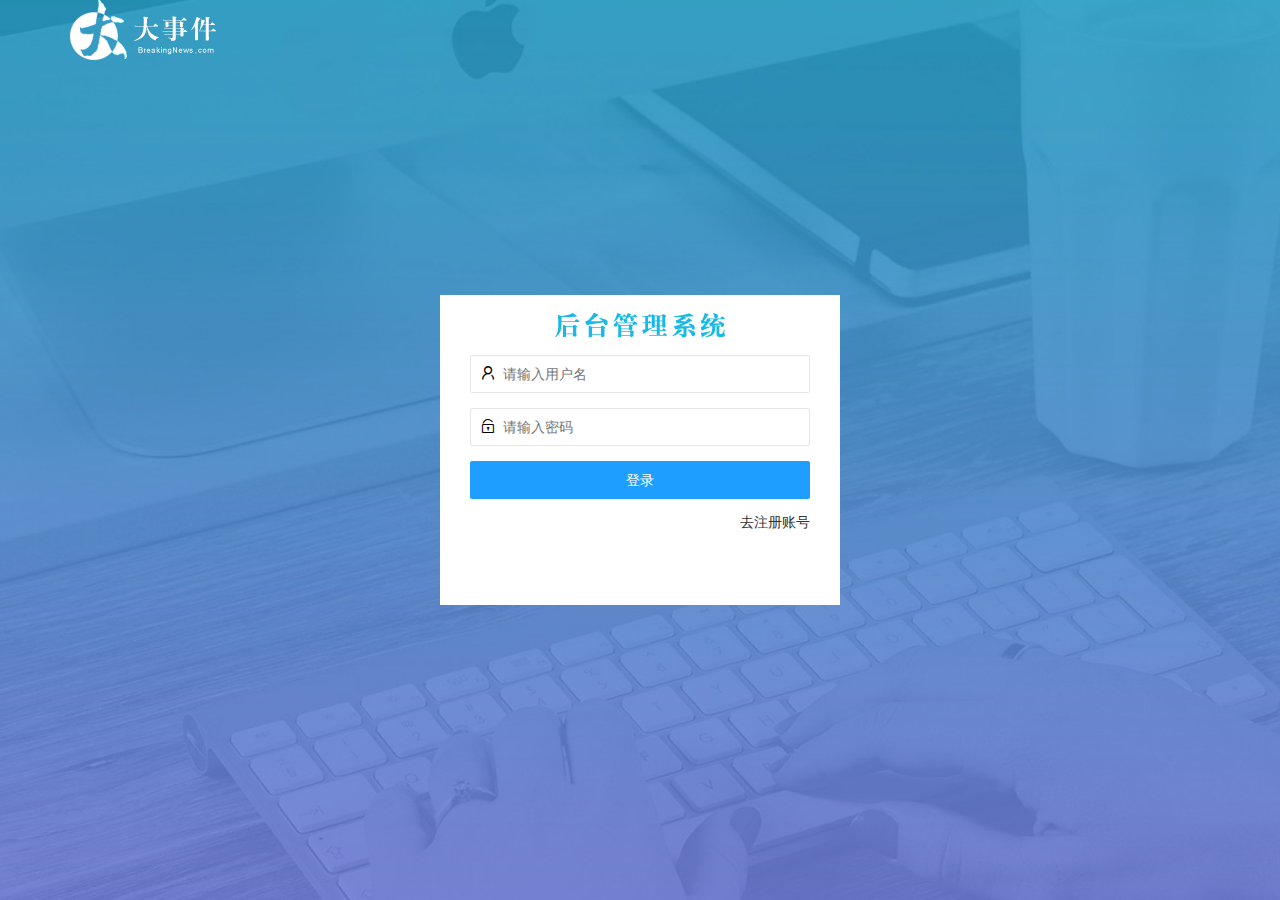
<file: login.html>
<!DOCTYPE html>
<html lang="en">

<head>
    <meta charset="UTF-8">
    <meta http-equiv="X-UA-Compatible" content="IE=edge">
    <meta name="viewport" content="width=device-width, initial-scale=1.0">
    <title>大事件-登录/注册</title>
    <link rel="stylesheet" href="./assets/css/login.css">
    <link rel="stylesheet" href="./assets/lib/layui/css/layui.css">


</head>

<body>
    <!-- 头部的logo -->
    <div class="layui-main">
        <img src="./assets/images/logo.png" alt="" />
    </div>

    <!-- 登录/注册区域 -->
    <div class="loginAndReg">
        <div class="title-box">
        </div>

        <!-- 登录的div-->
        <div class="login-box">
            <form class="layui-form" id='form_login'>
                <!-- 第一个为用户名 -->
                <div class="layui-form-item">
                    <i class="layui-icon layui-icon-username"></i>
                    <input type="text" name="username" required lay-verify="required" placeholder="请输入用户名" autocomplete="off" class="layui-input">
                </div>
                <!-- 用户密码 -->
                <div class="layui-form-item">
                    <!-- 图标 -->
                    <i class="layui-icon layui-icon-password"></i>
                    <input type="password" name="password" required lay-verify="required|pwd" placeholder="请输入密码" autocomplete="off" class="layui-input">
                </div>
                <div class="layui-form-item">
                    <!-- <div class="layui-form-item">这表示独占一行 从表单栏里粘  layui-btn-fluid这个类可以让按钮独占一行-->
                    <!-- 注意表单提交按钮和普通按钮的区别在于lay-submit属性 -->
                    <button class="layui-btn layui-btn-fluid layui-btn-normal" lay-submit lay-filter="formDemo">登录</button>
                </div>
                <div class="layui-form-item links">
                    <a href="javascript:;" id="link-reg">去注册账号</a>
                </div>
            </form>
        </div>
        <!-- 注册的div -->
        <div class="reg-box">
            <form class="layui-form" id="form_reg">
                <!-- 第一个为用户名 -->
                <div class="layui-form-item">
                    <i class="layui-icon layui-icon-username"></i>
                    <input type="text" name="username" required lay-verify="required" placeholder="请输入用户名" autocomplete="off" class="layui-input">
                </div>
                <!-- 用户密码 -->
                <div class="layui-form-item">
                    <!-- 图标 -->
                    <i class="layui-icon layui-icon-password"></i>
                    <input type="password" name="password" required lay-verify="required|pwd" placeholder="请输入密码" autocomplete="off" class="layui-input">
                </div>
                <div class="layui-form-item">
                    <!-- 图标 -->
                    <i class="layui-icon layui-icon-password"></i>
                    <input type="password" name="repassword" required lay-verify="required|pwd|repwd" placeholder="请再次输入密码" autocomplete="off" class="layui-input">
                </div>
                <div class="layui-form-item">
                    <!-- <div class="layui-form-item">这表示独占一行 从表单栏里粘  layui-btn-fluid这个类可以让按钮独占一行-->
                    <!-- 注意表单提交按钮和普通按钮的区别在于lay-submit属性 -->
                    <button class="layui-btn layui-btn-fluid layui-btn-normal" lay-submit lay-filter="formDemo">注册</button>
                </div>
                <div class="layui-form-item links">
                    <a href="javascript:;" id="link-login">去登录</a>
                </div>
            </form>
        </div>
    </div>

    <!-- 导入layui的js文件 -->
    <script src="/assets/lib/layui/layui.all.js"></script>

    <!-- 导入jq -->
    <script src="./assets/lib/jquery.js"></script>

    <!-- 导入自己封装的baseapi -->
    <script src="/assets/js/baseAPI.js"></script>
    <!-- 导入自己的jq脚本 因为我们可能需要用到layui里面的一些方法-->
    <script src="./assets/js/login.js"></script>
</body>

</html>
</file>
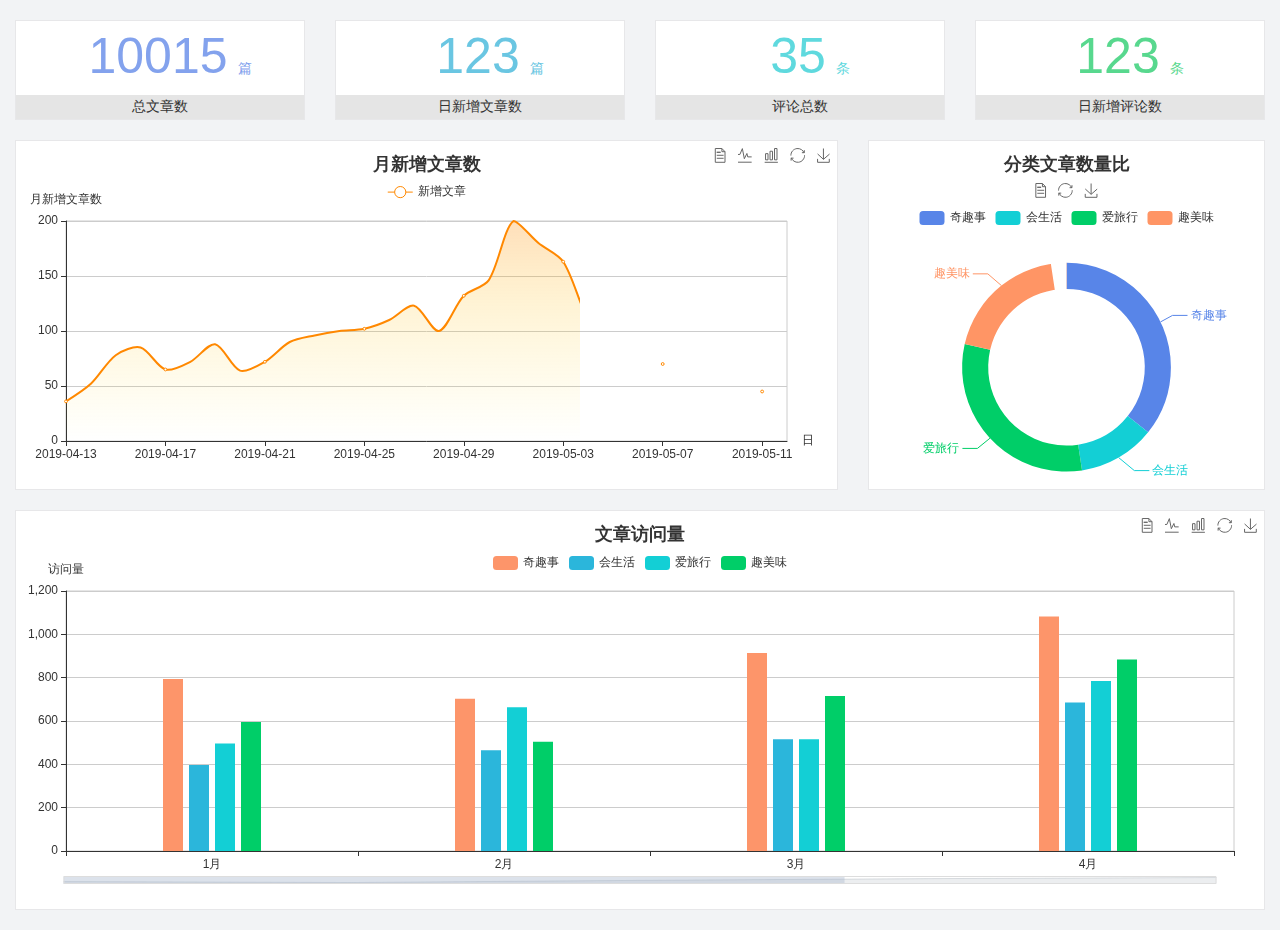
<file: home/dashboard.html>
<!DOCTYPE html>
<html lang="en">

<head>
  <meta charset="UTF-8">
  <meta name="viewport" content="width=device-width, initial-scale=1.0">
  <meta http-equiv="X-UA-Compatible" content="ie=edge">
  <title>图表统计</title>
  <link rel="stylesheet" href="../../assets/lib/bootstrap.css" />
  <link rel="stylesheet" href="../../assets/lib/main.css" />
  <script src="../../assets/lib/jquery.js"></script>
  <script type="text/javascript" src="../../assets/lib/echarts.min.js"></script>
</head>

<body>
  <div class="container-fluid">
    <div class="row spannel_list">
      <div class="col-sm-3 col-xs-6">
        <div class="spannel">
          <em>10015</em><span>篇</span>
          <b>总文章数</b>
        </div>
      </div>
      <div class="col-sm-3 col-xs-6">
        <div class="spannel scolor01">
          <em>123</em><span>篇</span>
          <b>日新增文章数</b>
        </div>
      </div>
      <div class="col-sm-3 col-xs-6">
        <div class="spannel scolor02">
          <em>35</em><span>条</span>
          <b>评论总数</b>
        </div>
      </div>
      <div class="col-sm-3 col-xs-6">
        <div class="spannel scolor03">
          <em>123</em><span>条</span>
          <b>日新增评论数</b>
        </div>
      </div>
    </div>
  </div>

  <div class="container-fluid">
    <div class="row curve-pie">
      <div class="col-lg-8 col-md-8">
        <div class="gragh_pannel" id="curve_show"></div>
      </div>
      <div class="col-lg-4 col-md-4">
        <div class="gragh_pannel" id="pie_show"></div>
      </div>
    </div>
  </div>

  <div class="container-fluid">
    <div class="column_pannel" id="column_show"></div>
  </div>

  <script>
    var oChart = echarts.init(document.getElementById('curve_show'));
    var aList_all = [
      { 'count': 36, 'date': '2019-04-13' },
      { 'count': 52, 'date': '2019-04-14' },
      { 'count': 78, 'date': '2019-04-15' },
      { 'count': 85, 'date': '2019-04-16' },
      { 'count': 65, 'date': '2019-04-17' },
      { 'count': 72, 'date': '2019-04-18' },
      { 'count': 88, 'date': '2019-04-19' },
      { 'count': 64, 'date': '2019-04-20' },
      { 'count': 72, 'date': '2019-04-21' },
      { 'count': 90, 'date': '2019-04-22' },
      { 'count': 96, 'date': '2019-04-23' },
      { 'count': 100, 'date': '2019-04-24' },
      { 'count': 102, 'date': '2019-04-25' },
      { 'count': 110, 'date': '2019-04-26' },
      { 'count': 123, 'date': '2019-04-27' },
      { 'count': 100, 'date': '2019-04-28' },
      { 'count': 132, 'date': '2019-04-29' },
      { 'count': 146, 'date': '2019-04-30' },
      { 'count': 200, 'date': '2019-05-01' },
      { 'count': 180, 'date': '2019-05-02' },
      { 'count': 163, 'date': '2019-05-03' },
      { 'count': 110, 'date': '2019-05-04' },
      { 'count': 80, 'date': '2019-05-05' },
      { 'count': 82, 'date': '2019-05-06' },
      { 'count': 70, 'date': '2019-05-07' },
      { 'count': 65, 'date': '2019-05-08' },
      { 'count': 54, 'date': '2019-05-09' },
      { 'count': 40, 'date': '2019-05-10' },
      { 'count': 45, 'date': '2019-05-11' },
      { 'count': 38, 'date': '2019-05-12' },
    ];

    let aCount = [];
    let aDate = [];

    for (var i = 0; i < aList_all.length; i++) {
      aCount.push(aList_all[i].count);
      aDate.push(aList_all[i].date);
    }

    var chartopt = {
      title: {
        text: '月新增文章数',
        left: 'center',
        top: '10'
      },
      tooltip: {
        trigger: 'axis'
      },
      legend: {
        data: ['新增文章'],
        top: '40'
      },
      toolbox: {
        show: true,
        feature: {
          mark: { show: true },
          dataView: { show: true, readOnly: false },
          magicType: { show: true, type: ['line', 'bar'] },
          restore: { show: true },
          saveAsImage: { show: true }
        }
      },
      calculable: true,
      xAxis: [
        {
          name: '日',
          type: 'category',
          boundaryGap: false,
          data: aDate
        }
      ],
      yAxis: [
        {
          name: '月新增文章数',
          type: 'value'
        }
      ],
      series: [
        {
          name: '新增文章',
          type: 'line',
          smooth: true,
          itemStyle: { normal: { areaStyle: { type: 'default' }, color: '#f80' }, lineStyle: { color: '#f80' } },
          data: aCount
        }],
      areaStyle: {
        normal: {
          color: new echarts.graphic.LinearGradient(0, 0, 0, 1, [{
            offset: 0,
            color: 'rgba(255,136,0,0.39)'
          }, {
            offset: .34,
            color: 'rgba(255,180,0,0.25)'
          }, {
            offset: 1,
            color: 'rgba(255,222,0,0.00)'
          }])

        }
      },
      grid: {
        show: true,
        x: 50,
        x2: 50,
        y: 80,
        height: 220
      }
    };

    oChart.setOption(chartopt);


    var oPie = echarts.init(document.getElementById('pie_show'));
    var oPieopt =
    {
      title: {
        top: 10,
        text: '分类文章数量比',
        x: 'center'
      },
      tooltip: {
        trigger: 'item',
        formatter: "{a} <br/>{b} : {c} ({d}%)"
      },
      color: ['#5885e8', '#13cfd5', '#00ce68', '#ff9565'],
      legend: {
        x: 'center',
        top: 65,
        data: ['奇趣事', '会生活', '爱旅行', '趣美味']
      },
      toolbox: {
        show: true,
        x: 'center',
        top: 35,
        feature: {
          mark: { show: true },
          dataView: { show: true, readOnly: false },
          magicType: {
            show: true,
            type: ['pie', 'funnel'],
            option: {
              funnel: {
                x: '25%',
                width: '50%',
                funnelAlign: 'left',
                max: 1548
              }
            }
          },
          restore: { show: true },
          saveAsImage: { show: true }
        }
      },
      calculable: true,
      series: [
        {
          name: '访问来源',
          type: 'pie',
          radius: ['45%', '60%'],
          center: ['50%', '65%'],
          data: [
            { value: 300, name: '奇趣事' },
            { value: 100, name: '会生活' },
            { value: 260, name: '爱旅行' },
            { value: 180, name: '趣美味' }
          ]
        }
      ]
    };
    oPie.setOption(oPieopt);



    var oColumn = this.echarts.init(document.getElementById('column_show'));
    var oColumnopt =
    {
      title: {
        text: '文章访问量',
        left: 'center',
        top: '10'
      },
      tooltip: {
        trigger: 'axis'
      },
      legend: {
        data: ['奇趣事', '会生活', '爱旅行', '趣美味'],
        top: '40'
      },
      toolbox: {
        show: true,
        feature: {
          mark: { show: true },
          dataView: { show: true, readOnly: false },
          magicType: { show: true, type: ['line', 'bar'] },
          restore: { show: true },
          saveAsImage: { show: true }
        }
      },
      calculable: true,
      xAxis: [
        {
          type: 'category',
          data: ['1月', '2月', '3月', '4月', '5月']
        }
      ],
      yAxis: [
        {
          name: '访问量',
          type: 'value'
        }
      ],
      series: [
        {
          name: '奇趣事',
          type: 'bar',
          barWidth: 20,
          itemStyle: {
            normal: { areaStyle: { type: 'default' }, color: '#fd956a' }
          },
          data: [800, 708, 920, 1090, 1200]
        },
        {
          name: '会生活',
          type: 'bar',
          barWidth: 20,
          itemStyle: {
            normal: { areaStyle: { type: 'default' }, color: '#2bb6db' }
          },
          data: [400, 468, 520, 690, 800]
        },
        {
          name: '爱旅行',
          type: 'bar',
          barWidth: 20,
          itemStyle: {
            normal: { areaStyle: { type: 'default' }, color: '#13cfd5' }
          },
          data: [500, 668, 520, 790, 900]
        },
        {
          name: '趣美味',
          type: 'bar',
          barWidth: 20,
          itemStyle: {
            normal: { areaStyle: { type: 'default' }, color: '#00ce68' }
          },
          data: [600, 508, 720, 890, 1000]
        }
      ],
      grid: {
        show: true,
        x: 50,
        x2: 30,
        y: 80,
        height: 260
      },
      dataZoom: [//给x轴设置滚动条
        {
          start: 0,//默认为0
          end: 100 - 1000 / 31,//默认为100
          type: 'slider',
          show: true,
          xAxisIndex: [0],
          handleSize: 0,//滑动条的 左右2个滑动条的大小
          height: 8,//组件高度
          left: 45, //左边的距离
          right: 50,//右边的距离
          bottom: 26,//右边的距离
          handleColor: '#ddd',//h滑动图标的颜色
          handleStyle: {
            borderColor: "#cacaca",
            borderWidth: "1",
            shadowBlur: 2,
            background: "#ddd",
            shadowColor: "#ddd",
          }
        }]
    };
    oColumn.setOption(oColumnopt);
  </script>
</body>

</html>
</file>
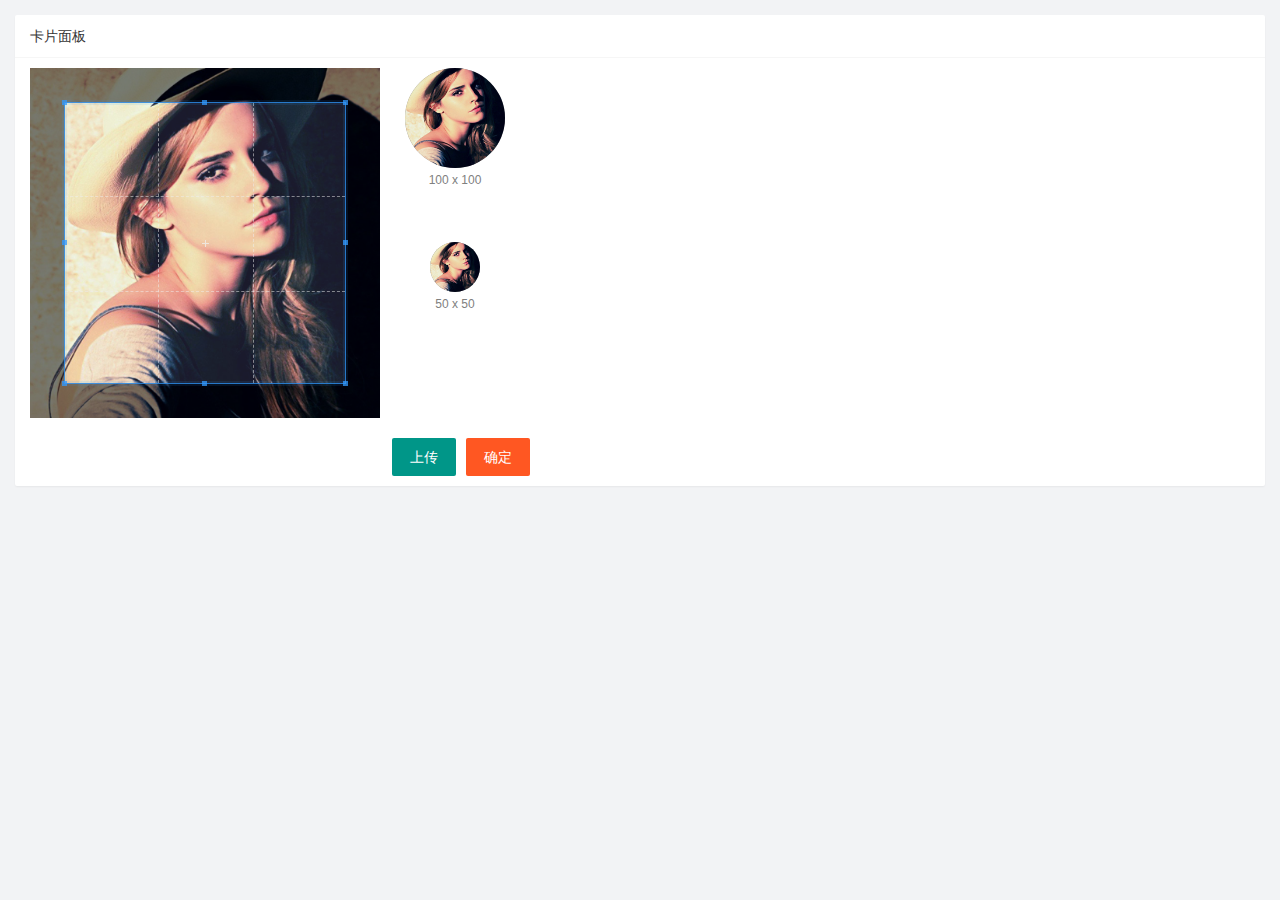
<file: user/user_avatar.html>
<!DOCTYPE html>
<html lang="en">

<head>
    <meta charset="UTF-8">
    <meta http-equiv="X-UA-Compatible" content="IE=edge">
    <meta name="viewport" content="width=device-width, initial-scale=1.0">
    <title>Document</title>
    <link rel="stylesheet" href="/assets/lib/layui/css/layui.css" />
    <link rel="stylesheet" href="/assets/lib/cropper/cropper.css" />
    <link rel="stylesheet" href="/assets/css/user/user_avatar.css" />
</head>

<body>
    <div class="layui-card">
        <div class="layui-card-header">卡片面板</div>
        <div class="layui-card-body">
            <!-- 第一行的图片裁剪和预览区域 -->
            <div class="row1">
                <!-- 图片裁剪区域 -->
                <div class="cropper-box">
                    <!-- 这个 img 标签很重要，将来会把它初始化为裁剪区域 -->
                    <img id="image" src="/assets/images/sample.jpg" />
                </div>
                <!-- 图片的预览区域 -->
                <div class="preview-box">
                    <div>
                        <!-- 宽高为 100px 的预览区域 -->
                        <div class="img-preview w100"></div>
                        <p class="size">100 x 100</p>
                    </div>
                    <div>
                        <!-- 宽高为 50px 的预览区域 -->
                        <div class="img-preview w50"></div>
                        <p class="size">50 x 50</p>
                    </div>
                </div>
            </div>



            <!-- 第二行的按钮区域 -->
            <div class="row2">
                <!-- //aaccept通过这个属性，可以指定允许用户选择什么类型的文件 -->
                <input type="file" id="file" accept="image/png,image/jpeg" />
                <button type="button" class="layui-btn" id="btnChooseImage">上传</button>
                <button type="button" class="layui-btn layui-btn-danger " id="btnUpload">确定</button>
            </div>
        </div>
    </div>



    <script src="/assets/lib/layui/layui.all.js"></script>
    <script src="/assets/lib/jquery.js"></script>
    <script src="/assets/lib/cropper/Cropper.js"></script>
    <script src="/assets/lib/cropper/jquery-cropper.js"></script>
    <script src="/assets/js/baseAPI.js"></script>
    <script src="/assets/js/user/useravatar.js"></script>
</body>

</html>
</file>
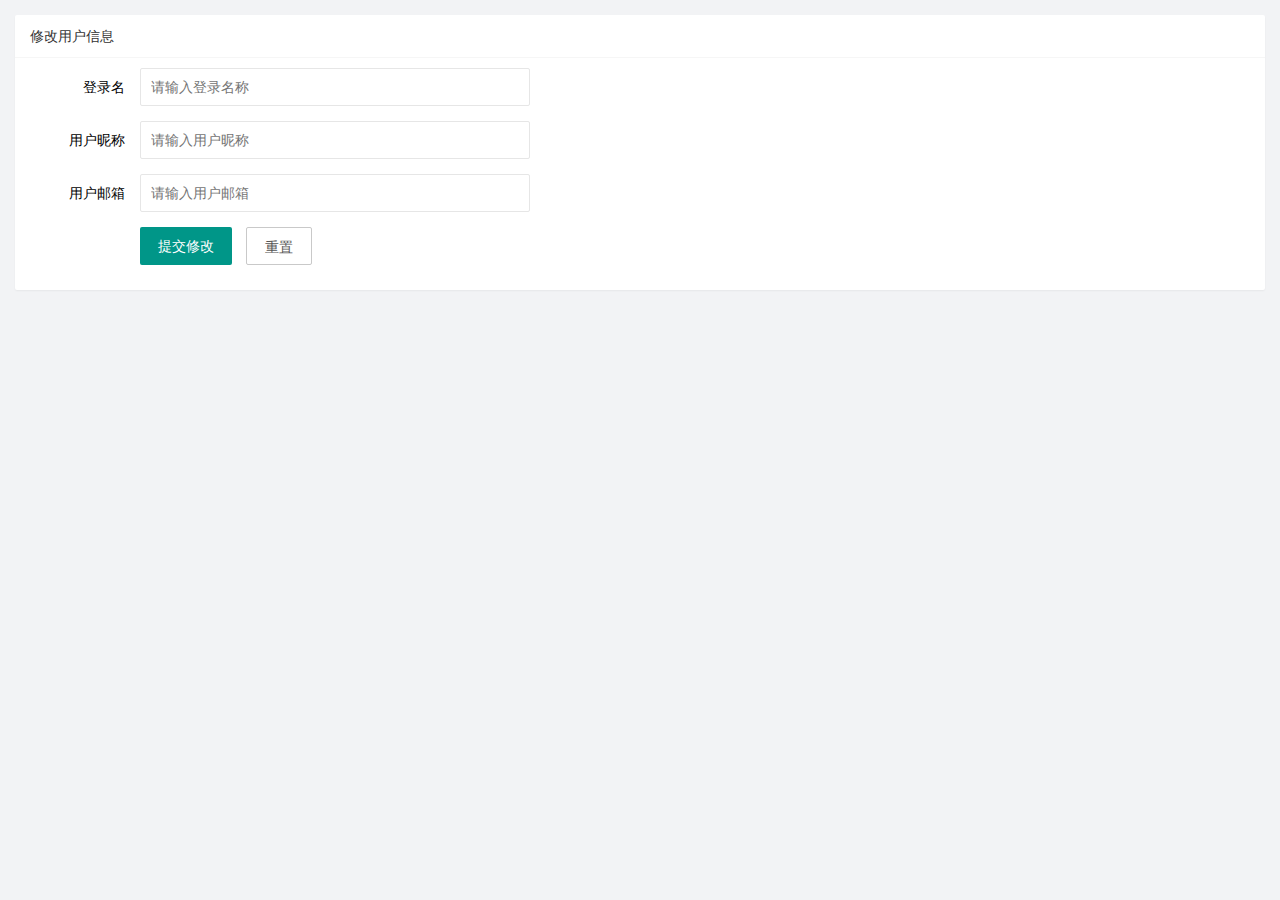
<file: user/user_info.html>
<!DOCTYPE html>
<html lang="en">

<head>
    <meta charset="UTF-8">
    <meta http-equiv="X-UA-Compatible" content="IE=edge">
    <meta name="viewport" content="width=device-width, initial-scale=1.0">
    <title>个人信息</title>
    <link rel="stylesheet" href="/assets/lib/layui/css/layui.css">
    <link rel="stylesheet" href="/assets/css/user/user_info.css">
</head>

<body>
    <!-- //卡片区域 -->
    <div class="layui-card">
        <div class="layui-card-header">修改用户信息</div>
        <div class="layui-card-body">
            <!-- form表单区域 -->
            <form class="layui-form" lay-filter="formUserInfo">
                <!-- //隐藏域 -->
                <input type="hidden" name="id">
                <!--  -->
                <div class="layui-form-item">
                    <label class="layui-form-label">登录名</label>
                    <div class="layui-input-block">
                        <input type="text" name="username" required lay-verify="required" placeholder="请输入登录名称" autocomplete="off" class="layui-input" readonly/>
                    </div>
                </div>
                <div class="layui-form-item">
                    <label class="layui-form-label">用户昵称</label>
                    <div class="layui-input-block">
                        <input type="text" name="nickname" required lay-verify="required|nickname" placeholder="请输入用户昵称" autocomplete="off" class="layui-input">
                    </div>
                </div>
                <div class="layui-form-item">
                    <label class="layui-form-label">用户邮箱</label>
                    <div class="layui-input-block">
                        <input type="text" name="email" required lay-verify="required|email" placeholder="请输入用户邮箱" autocomplete="off" class="layui-input">
                    </div>
                </div>
                <div class="layui-form-item">
                    <div class="layui-input-block">
                        <button class="layui-btn" lay-submit lay-filter="formDemo">提交修改</button>
                        <button type="reset" class="layui-btn layui-btn-primary" id="btnReset">重置</button>
                    </div>
                </div>
            </form>
        </div>
    </div>


    <!-- 导入layui的js 导入jq  导入自己的，注意顺序-->
    <script src="/assets/lib/layui/layui.all.js"></script>
    <script src="/assets/lib/jquery.js"></script>
    <script src="/assets/js/baseAPI.js"></script>
    <script src="/assets/js/user/userinfo.js"></script>
</body>

</html>
</file>
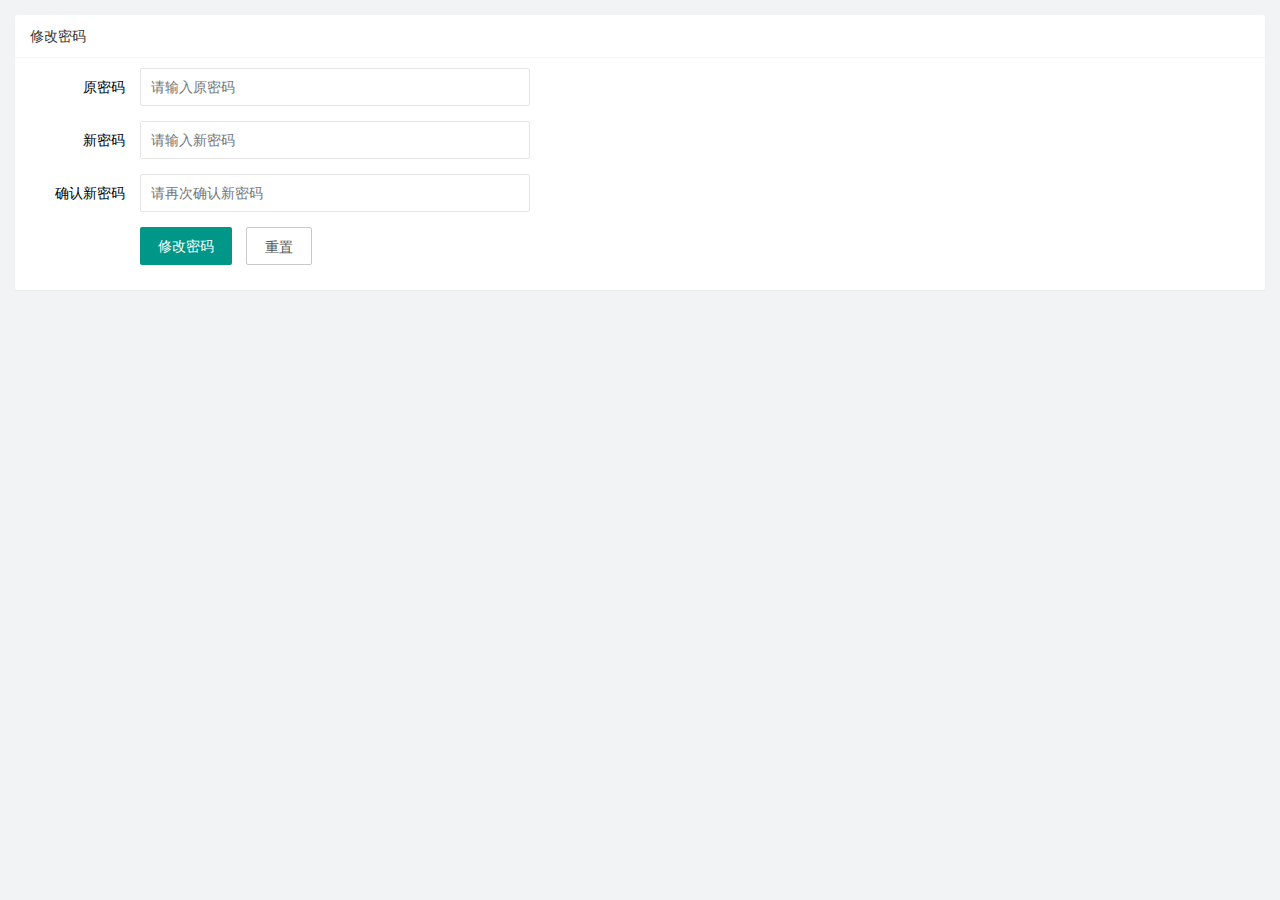
<file: user/user_pwd.html>
<!DOCTYPE html>
<html lang="en">

<head>
    <meta charset="UTF-8">
    <meta http-equiv="X-UA-Compatible" content="IE=edge">
    <meta name="viewport" content="width=device-width, initial-scale=1.0">
    <title>Document</title>
    <link rel="stylesheet" href="/assets/lib/layui/css/layui.css">
    <link rel="stylesheet" href="/assets/css/user/user_pwd.css">
</head>

<body>
    <!-- 卡片区域 -->
    <div class="layui-card">
        <div class="layui-card-header">修改密码</div>
        <div class="layui-card-body">
            <form class="layui-form">
                <div class="layui-form-item">
                    <label class="layui-form-label">原密码</label>
                    <div class="layui-input-block">
                        <input type="password" name="oldPwd" required lay-verify="required|pwd" placeholder="请输入原密码" autocomplete="off" class="layui-input">
                    </div>
                </div>
                <div class="layui-form-item">
                    <label class="layui-form-label">新密码</label>
                    <div class="layui-input-block">
                        <input type="password" name="newPwd" required lay-verify="required|pwd|samepwd" placeholder="请输入新密码" autocomplete="off" class="layui-input">
                    </div>
                </div>
                <div class="layui-form-item">
                    <label class="layui-form-label">确认新密码</label>
                    <div class="layui-input-block">
                        <input type="password" name="rePwd" required lay-verify="required|pwd" placeholder="请再次确认新密码" autocomplete="off" class="layui-input">
                    </div>
                </div>
                <div class="layui-form-item">
                    <div class="layui-input-block">
                        <button class="layui-btn" lay-submit lay-filter="formDemo">修改密码</button>
                        <button type="reset" class="layui-btn layui-btn-primary">重置</button>
                    </div>
                </div>
            </form>
        </div>
    </div>


    <!-- 导入layui的js -->
    <script src="/assets/lib/layui/layui.all.js"></script>

    <script src="/assets/lib/jquery.js"></script>

    <!-- 导入baseAPI -->
    <script src="/assets/js/baseAPI.js"></script>

    <script src="/assets/js/user/userpwd.js"></script>
</body>

</html>
</file>
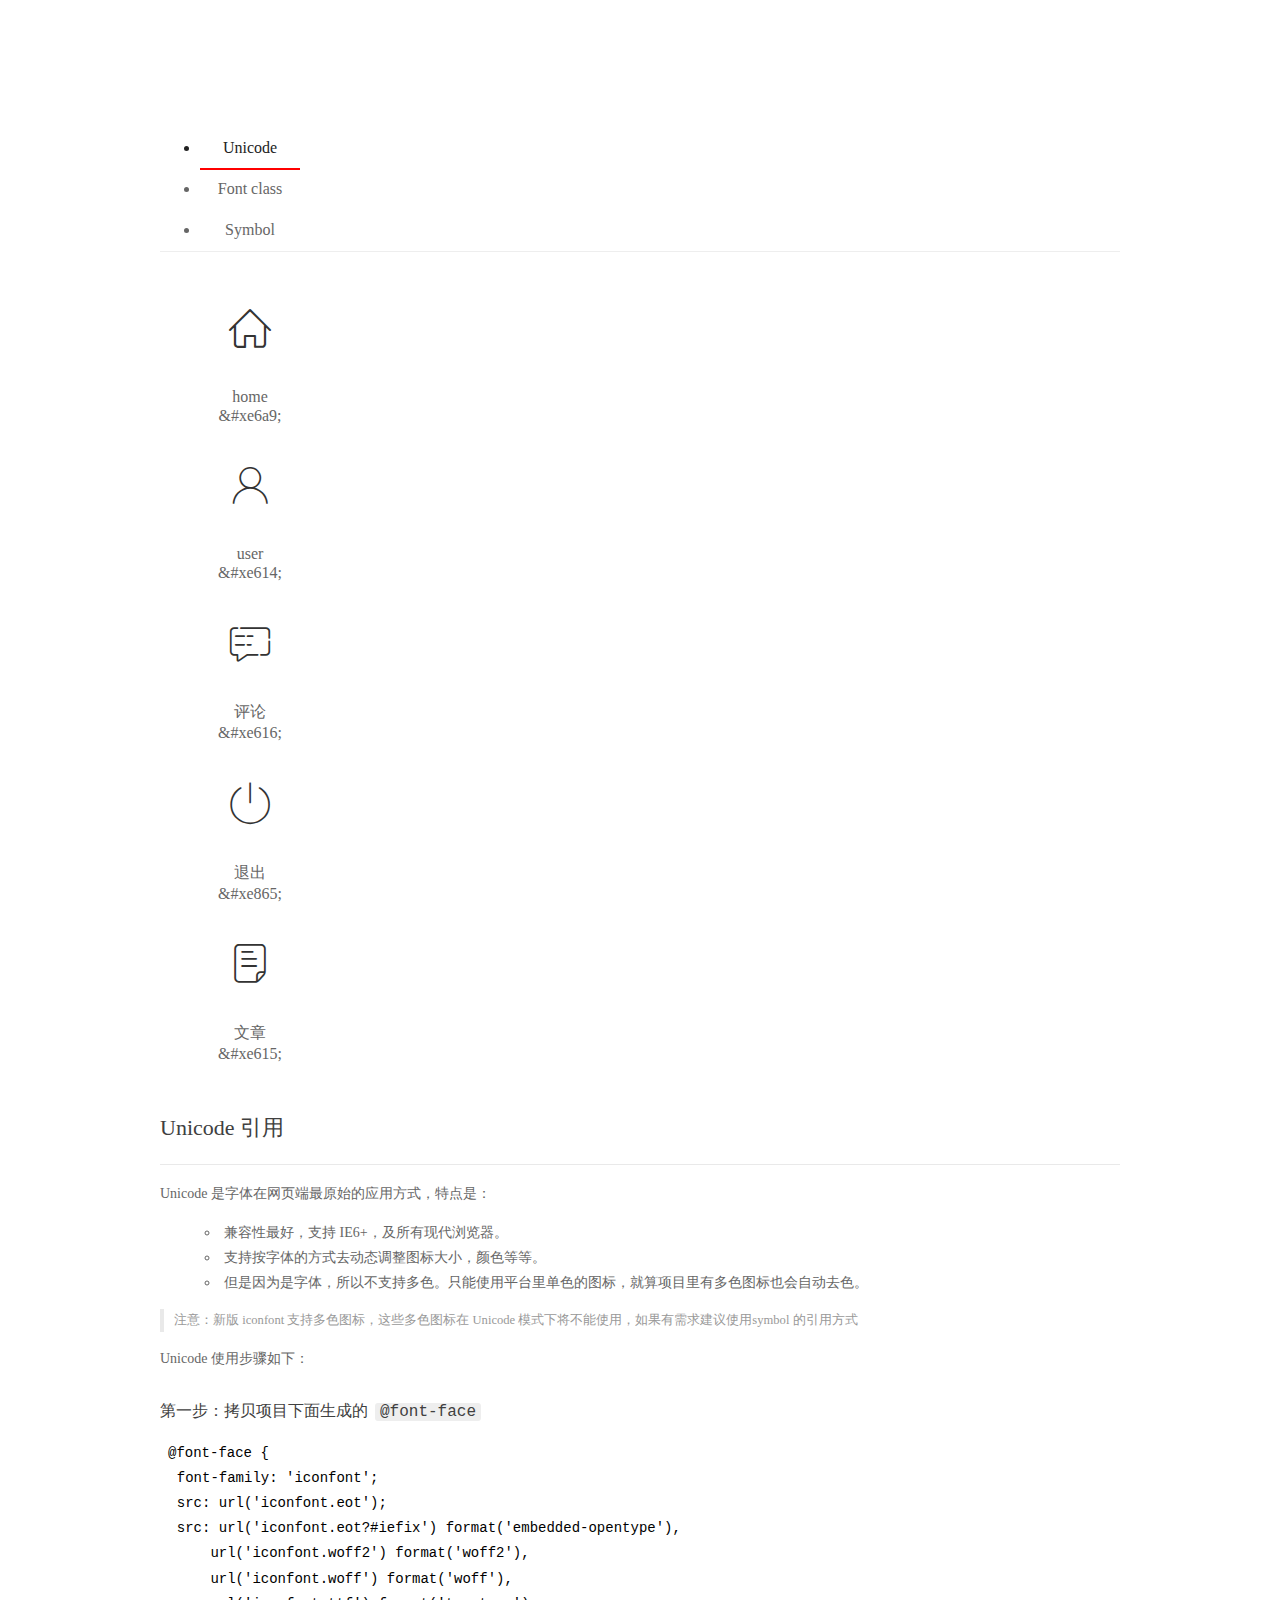
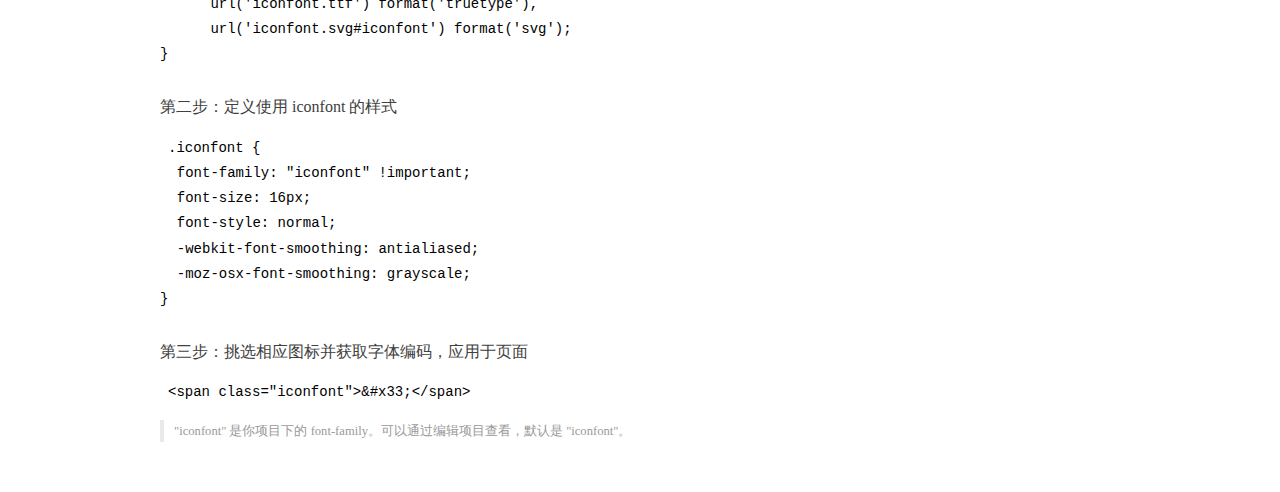
<file: assets/fonts/demo_index.html>
<!DOCTYPE html>
<html>
<head>
  <meta charset="utf-8"/>
  <title>IconFont Demo</title>
  <link rel="shortcut icon" href="https://gtms04.alicdn.com/tps/i4/TB1_oz6GVXXXXaFXpXXJDFnIXXX-64-64.ico" type="image/x-icon"/>
  <link rel="stylesheet" href="https://g.alicdn.com/thx/cube/1.3.2/cube.min.css">
  <link rel="stylesheet" href="demo.css">
  <link rel="stylesheet" href="iconfont.css">
  <script src="iconfont.js"></script>
  <!-- jQuery -->
  <script src="https://a1.alicdn.com/oss/uploads/2018/12/26/7bfddb60-08e8-11e9-9b04-53e73bb6408b.js"></script>
  <!-- 代码高亮 -->
  <script src="https://a1.alicdn.com/oss/uploads/2018/12/26/a3f714d0-08e6-11e9-8a15-ebf944d7534c.js"></script>
</head>
<body>
  <div class="main">
    <h1 class="logo"><a href="https://www.iconfont.cn/" title="iconfont 首页" target="_blank">&#xe86b;</a></h1>
    <div class="nav-tabs">
      <ul id="tabs" class="dib-box">
        <li class="dib active"><span>Unicode</span></li>
        <li class="dib"><span>Font class</span></li>
        <li class="dib"><span>Symbol</span></li>
      </ul>
      
    </div>
    <div class="tab-container">
      <div class="content unicode" style="display: block;">
          <ul class="icon_lists dib-box">
          
            <li class="dib">
              <span class="icon iconfont">&#xe6a9;</span>
                <div class="name">home</div>
                <div class="code-name">&amp;#xe6a9;</div>
              </li>
          
            <li class="dib">
              <span class="icon iconfont">&#xe614;</span>
                <div class="name">user</div>
                <div class="code-name">&amp;#xe614;</div>
              </li>
          
            <li class="dib">
              <span class="icon iconfont">&#xe616;</span>
                <div class="name">评论</div>
                <div class="code-name">&amp;#xe616;</div>
              </li>
          
            <li class="dib">
              <span class="icon iconfont">&#xe865;</span>
                <div class="name">退出</div>
                <div class="code-name">&amp;#xe865;</div>
              </li>
          
            <li class="dib">
              <span class="icon iconfont">&#xe615;</span>
                <div class="name">文章</div>
                <div class="code-name">&amp;#xe615;</div>
              </li>
          
          </ul>
          <div class="article markdown">
          <h2 id="unicode-">Unicode 引用</h2>
          <hr>

          <p>Unicode 是字体在网页端最原始的应用方式，特点是：</p>
          <ul>
            <li>兼容性最好，支持 IE6+，及所有现代浏览器。</li>
            <li>支持按字体的方式去动态调整图标大小，颜色等等。</li>
            <li>但是因为是字体，所以不支持多色。只能使用平台里单色的图标，就算项目里有多色图标也会自动去色。</li>
          </ul>
          <blockquote>
            <p>注意：新版 iconfont 支持多色图标，这些多色图标在 Unicode 模式下将不能使用，如果有需求建议使用symbol 的引用方式</p>
          </blockquote>
          <p>Unicode 使用步骤如下：</p>
          <h3 id="-font-face">第一步：拷贝项目下面生成的 <code>@font-face</code></h3>
<pre><code class="language-css"
>@font-face {
  font-family: 'iconfont';
  src: url('iconfont.eot');
  src: url('iconfont.eot?#iefix') format('embedded-opentype'),
      url('iconfont.woff2') format('woff2'),
      url('iconfont.woff') format('woff'),
      url('iconfont.ttf') format('truetype'),
      url('iconfont.svg#iconfont') format('svg');
}
</code></pre>
          <h3 id="-iconfont-">第二步：定义使用 iconfont 的样式</h3>
<pre><code class="language-css"
>.iconfont {
  font-family: "iconfont" !important;
  font-size: 16px;
  font-style: normal;
  -webkit-font-smoothing: antialiased;
  -moz-osx-font-smoothing: grayscale;
}
</code></pre>
          <h3 id="-">第三步：挑选相应图标并获取字体编码，应用于页面</h3>
<pre>
<code class="language-html"
>&lt;span class="iconfont"&gt;&amp;#x33;&lt;/span&gt;
</code></pre>
          <blockquote>
            <p>"iconfont" 是你项目下的 font-family。可以通过编辑项目查看，默认是 "iconfont"。</p>
          </blockquote>
          </div>
      </div>
      <div class="content font-class">
        <ul class="icon_lists dib-box">
          
          <li class="dib">
            <span class="icon iconfont icon-home"></span>
            <div class="name">
              home
            </div>
            <div class="code-name">.icon-home
            </div>
          </li>
          
          <li class="dib">
            <span class="icon iconfont icon-user"></span>
            <div class="name">
              user
            </div>
            <div class="code-name">.icon-user
            </div>
          </li>
          
          <li class="dib">
            <span class="icon iconfont icon-pinglun"></span>
            <div class="name">
              评论
            </div>
            <div class="code-name">.icon-pinglun
            </div>
          </li>
          
          <li class="dib">
            <span class="icon iconfont icon-tuichu"></span>
            <div class="name">
              退出
            </div>
            <div class="code-name">.icon-tuichu
            </div>
          </li>
          
          <li class="dib">
            <span class="icon iconfont icon-16"></span>
            <div class="name">
              文章
            </div>
            <div class="code-name">.icon-16
            </div>
          </li>
          
        </ul>
        <div class="article markdown">
        <h2 id="font-class-">font-class 引用</h2>
        <hr>

        <p>font-class 是 Unicode 使用方式的一种变种，主要是解决 Unicode 书写不直观，语意不明确的问题。</p>
        <p>与 Unicode 使用方式相比，具有如下特点：</p>
        <ul>
          <li>兼容性良好，支持 IE8+，及所有现代浏览器。</li>
          <li>相比于 Unicode 语意明确，书写更直观。可以很容易分辨这个 icon 是什么。</li>
          <li>因为使用 class 来定义图标，所以当要替换图标时，只需要修改 class 里面的 Unicode 引用。</li>
          <li>不过因为本质上还是使用的字体，所以多色图标还是不支持的。</li>
        </ul>
        <p>使用步骤如下：</p>
        <h3 id="-fontclass-">第一步：引入项目下面生成的 fontclass 代码：</h3>
<pre><code class="language-html">&lt;link rel="stylesheet" href="./iconfont.css"&gt;
</code></pre>
        <h3 id="-">第二步：挑选相应图标并获取类名，应用于页面：</h3>
<pre><code class="language-html">&lt;span class="iconfont icon-xxx"&gt;&lt;/span&gt;
</code></pre>
        <blockquote>
          <p>"
            iconfont" 是你项目下的 font-family。可以通过编辑项目查看，默认是 "iconfont"。</p>
        </blockquote>
      </div>
      </div>
      <div class="content symbol">
          <ul class="icon_lists dib-box">
          
            <li class="dib">
                <svg class="icon svg-icon" aria-hidden="true">
                  <use xlink:href="#icon-home"></use>
                </svg>
                <div class="name">home</div>
                <div class="code-name">#icon-home</div>
            </li>
          
            <li class="dib">
                <svg class="icon svg-icon" aria-hidden="true">
                  <use xlink:href="#icon-user"></use>
                </svg>
                <div class="name">user</div>
                <div class="code-name">#icon-user</div>
            </li>
          
            <li class="dib">
                <svg class="icon svg-icon" aria-hidden="true">
                  <use xlink:href="#icon-pinglun"></use>
                </svg>
                <div class="name">评论</div>
                <div class="code-name">#icon-pinglun</div>
            </li>
          
            <li class="dib">
                <svg class="icon svg-icon" aria-hidden="true">
                  <use xlink:href="#icon-tuichu"></use>
                </svg>
                <div class="name">退出</div>
                <div class="code-name">#icon-tuichu</div>
            </li>
          
            <li class="dib">
                <svg class="icon svg-icon" aria-hidden="true">
                  <use xlink:href="#icon-16"></use>
                </svg>
                <div class="name">文章</div>
                <div class="code-name">#icon-16</div>
            </li>
          
          </ul>
          <div class="article markdown">
          <h2 id="symbol-">Symbol 引用</h2>
          <hr>

          <p>这是一种全新的使用方式，应该说这才是未来的主流，也是平台目前推荐的用法。相关介绍可以参考这篇<a href="">文章</a>
            这种用法其实是做了一个 SVG 的集合，与另外两种相比具有如下特点：</p>
          <ul>
            <li>支持多色图标了，不再受单色限制。</li>
            <li>通过一些技巧，支持像字体那样，通过 <code>font-size</code>, <code>color</code> 来调整样式。</li>
            <li>兼容性较差，支持 IE9+，及现代浏览器。</li>
            <li>浏览器渲染 SVG 的性能一般，还不如 png。</li>
          </ul>
          <p>使用步骤如下：</p>
          <h3 id="-symbol-">第一步：引入项目下面生成的 symbol 代码：</h3>
<pre><code class="language-html">&lt;script src="./iconfont.js"&gt;&lt;/script&gt;
</code></pre>
          <h3 id="-css-">第二步：加入通用 CSS 代码（引入一次就行）：</h3>
<pre><code class="language-html">&lt;style&gt;
.icon {
  width: 1em;
  height: 1em;
  vertical-align: -0.15em;
  fill: currentColor;
  overflow: hidden;
}
&lt;/style&gt;
</code></pre>
          <h3 id="-">第三步：挑选相应图标并获取类名，应用于页面：</h3>
<pre><code class="language-html">&lt;svg class="icon" aria-hidden="true"&gt;
  &lt;use xlink:href="#icon-xxx"&gt;&lt;/use&gt;
&lt;/svg&gt;
</code></pre>
          </div>
      </div>

    </div>
  </div>
  <script>
  $(document).ready(function () {
      $('.tab-container .content:first').show()

      $('#tabs li').click(function (e) {
        var tabContent = $('.tab-container .content')
        var index = $(this).index()

        if ($(this).hasClass('active')) {
          return
        } else {
          $('#tabs li').removeClass('active')
          $(this).addClass('active')

          tabContent.hide().eq(index).fadeIn()
        }
      })
    })
  </script>
</body>
</html>
</file>
<file: assets/css/login.css>
html,
body {
    margin: 0;
    padding: 0;
    height: 100%;
    width: 100%;
    background: url('/assets/images/login_bg.jpg') no-repeat center;
    background-size: cover;
}

.loginAndReg {
    width: 400px;
    height: 310px;
    background-color: #fff;
    position: absolute;
    /* 让盒子居中 */
    left: 50%;
    top: 50%;
    transform: translate(-50%, -50%);
}

.title-box {
    height: 60px;
    background: url('/assets/images/login_title.png') no-repeat center;
}

.reg-box {
    display: none;
}

.layui-form {
    /* position: relative; */
    padding: 0 30px;
}

.layui-form-item {
    position: relative;
}

.links {
    display: flex;
    justify-content: flex-end;
    /* flex布局 */
}

.layui-form-item .layui-input {
    padding-left: 32px;
}

.layui-icon {
    position: absolute;
    left: 10px;
    top: 10px;
}
</file>
<file: assets/lib/layui/css/layui.css>
/** layui-v2.5.5 MIT License By https://www.layui.com */
 .layui-inline,img{display:inline-block;vertical-align:middle}h1,h2,h3,h4,h5,h6{font-weight:400}.layui-edge,.layui-header,.layui-inline,.layui-main{position:relative}.layui-body,.layui-edge,.layui-elip{overflow:hidden}.layui-btn,.layui-edge,.layui-inline,img{vertical-align:middle}.layui-btn,.layui-disabled,.layui-icon,.layui-unselect{-moz-user-select:none;-webkit-user-select:none;-ms-user-select:none}.layui-elip,.layui-form-checkbox span,.layui-form-pane .layui-form-label{text-overflow:ellipsis;white-space:nowrap}.layui-breadcrumb,.layui-tree-btnGroup{visibility:hidden}blockquote,body,button,dd,div,dl,dt,form,h1,h2,h3,h4,h5,h6,input,li,ol,p,pre,td,textarea,th,ul{margin:0;padding:0;-webkit-tap-highlight-color:rgba(0,0,0,0)}a:active,a:hover{outline:0}img{border:none}li{list-style:none}table{border-collapse:collapse;border-spacing:0}h4,h5,h6{font-size:100%}button,input,optgroup,option,select,textarea{font-family:inherit;font-size:inherit;font-style:inherit;font-weight:inherit;outline:0}pre{white-space:pre-wrap;white-space:-moz-pre-wrap;white-space:-pre-wrap;white-space:-o-pre-wrap;word-wrap:break-word}body{line-height:24px;font:14px Helvetica Neue,Helvetica,PingFang SC,Tahoma,Arial,sans-serif}hr{height:1px;margin:10px 0;border:0;clear:both}a{color:#333;text-decoration:none}a:hover{color:#777}a cite{font-style:normal;*cursor:pointer}.layui-border-box,.layui-border-box *{box-sizing:border-box}.layui-box,.layui-box *{box-sizing:content-box}.layui-clear{clear:both;*zoom:1}.layui-clear:after{content:'\20';clear:both;*zoom:1;display:block;height:0}.layui-inline{*display:inline;*zoom:1}.layui-edge{display:inline-block;width:0;height:0;border-width:6px;border-style:dashed;border-color:transparent}.layui-edge-top{top:-4px;border-bottom-color:#999;border-bottom-style:solid}.layui-edge-right{border-left-color:#999;border-left-style:solid}.layui-edge-bottom{top:2px;border-top-color:#999;border-top-style:solid}.layui-edge-left{border-right-color:#999;border-right-style:solid}.layui-disabled,.layui-disabled:hover{color:#d2d2d2!important;cursor:not-allowed!important}.layui-circle{border-radius:100%}.layui-show{display:block!important}.layui-hide{display:none!important}@font-face{font-family:layui-icon;src:url(../font/iconfont.eot?v=250);src:url(../font/iconfont.eot?v=250#iefix) format('embedded-opentype'),url(../font/iconfont.woff2?v=250) format('woff2'),url(../font/iconfont.woff?v=250) format('woff'),url(../font/iconfont.ttf?v=250) format('truetype'),url(../font/iconfont.svg?v=250#layui-icon) format('svg')}.layui-icon{font-family:layui-icon!important;font-size:16px;font-style:normal;-webkit-font-smoothing:antialiased;-moz-osx-font-smoothing:grayscale}.layui-icon-reply-fill:before{content:"\e611"}.layui-icon-set-fill:before{content:"\e614"}.layui-icon-menu-fill:before{content:"\e60f"}.layui-icon-search:before{content:"\e615"}.layui-icon-share:before{content:"\e641"}.layui-icon-set-sm:before{content:"\e620"}.layui-icon-engine:before{content:"\e628"}.layui-icon-close:before{content:"\1006"}.layui-icon-close-fill:before{content:"\1007"}.layui-icon-chart-screen:before{content:"\e629"}.layui-icon-star:before{content:"\e600"}.layui-icon-circle-dot:before{content:"\e617"}.layui-icon-chat:before{content:"\e606"}.layui-icon-release:before{content:"\e609"}.layui-icon-list:before{content:"\e60a"}.layui-icon-chart:before{content:"\e62c"}.layui-icon-ok-circle:before{content:"\1005"}.layui-icon-layim-theme:before{content:"\e61b"}.layui-icon-table:before{content:"\e62d"}.layui-icon-right:before{content:"\e602"}.layui-icon-left:before{content:"\e603"}.layui-icon-cart-simple:before{content:"\e698"}.layui-icon-face-cry:before{content:"\e69c"}.layui-icon-face-smile:before{content:"\e6af"}.layui-icon-survey:before{content:"\e6b2"}.layui-icon-tree:before{content:"\e62e"}.layui-icon-upload-circle:before{content:"\e62f"}.layui-icon-add-circle:before{content:"\e61f"}.layui-icon-download-circle:before{content:"\e601"}.layui-icon-templeate-1:before{content:"\e630"}.layui-icon-util:before{content:"\e631"}.layui-icon-face-surprised:before{content:"\e664"}.layui-icon-edit:before{content:"\e642"}.layui-icon-speaker:before{content:"\e645"}.layui-icon-down:before{content:"\e61a"}.layui-icon-file:before{content:"\e621"}.layui-icon-layouts:before{content:"\e632"}.layui-icon-rate-half:before{content:"\e6c9"}.layui-icon-add-circle-fine:before{content:"\e608"}.layui-icon-prev-circle:before{content:"\e633"}.layui-icon-read:before{content:"\e705"}.layui-icon-404:before{content:"\e61c"}.layui-icon-carousel:before{content:"\e634"}.layui-icon-help:before{content:"\e607"}.layui-icon-code-circle:before{content:"\e635"}.layui-icon-water:before{content:"\e636"}.layui-icon-username:before{content:"\e66f"}.layui-icon-find-fill:before{content:"\e670"}.layui-icon-about:before{content:"\e60b"}.layui-icon-location:before{content:"\e715"}.layui-icon-up:before{content:"\e619"}.layui-icon-pause:before{content:"\e651"}.layui-icon-date:before{content:"\e637"}.layui-icon-layim-uploadfile:before{content:"\e61d"}.layui-icon-delete:before{content:"\e640"}.layui-icon-play:before{content:"\e652"}.layui-icon-top:before{content:"\e604"}.layui-icon-friends:before{content:"\e612"}.layui-icon-refresh-3:before{content:"\e9aa"}.layui-icon-ok:before{content:"\e605"}.layui-icon-layer:before{content:"\e638"}.layui-icon-face-smile-fine:before{content:"\e60c"}.layui-icon-dollar:before{content:"\e659"}.layui-icon-group:before{content:"\e613"}.layui-icon-layim-download:before{content:"\e61e"}.layui-icon-picture-fine:before{content:"\e60d"}.layui-icon-link:before{content:"\e64c"}.layui-icon-diamond:before{content:"\e735"}.layui-icon-log:before{content:"\e60e"}.layui-icon-rate-solid:before{content:"\e67a"}.layui-icon-fonts-del:before{content:"\e64f"}.layui-icon-unlink:before{content:"\e64d"}.layui-icon-fonts-clear:before{content:"\e639"}.layui-icon-triangle-r:before{content:"\e623"}.layui-icon-circle:before{content:"\e63f"}.layui-icon-radio:before{content:"\e643"}.layui-icon-align-center:before{content:"\e647"}.layui-icon-align-right:before{content:"\e648"}.layui-icon-align-left:before{content:"\e649"}.layui-icon-loading-1:before{content:"\e63e"}.layui-icon-return:before{content:"\e65c"}.layui-icon-fonts-strong:before{content:"\e62b"}.layui-icon-upload:before{content:"\e67c"}.layui-icon-dialogue:before{content:"\e63a"}.layui-icon-video:before{content:"\e6ed"}.layui-icon-headset:before{content:"\e6fc"}.layui-icon-cellphone-fine:before{content:"\e63b"}.layui-icon-add-1:before{content:"\e654"}.layui-icon-face-smile-b:before{content:"\e650"}.layui-icon-fonts-html:before{content:"\e64b"}.layui-icon-form:before{content:"\e63c"}.layui-icon-cart:before{content:"\e657"}.layui-icon-camera-fill:before{content:"\e65d"}.layui-icon-tabs:before{content:"\e62a"}.layui-icon-fonts-code:before{content:"\e64e"}.layui-icon-fire:before{content:"\e756"}.layui-icon-set:before{content:"\e716"}.layui-icon-fonts-u:before{content:"\e646"}.layui-icon-triangle-d:before{content:"\e625"}.layui-icon-tips:before{content:"\e702"}.layui-icon-picture:before{content:"\e64a"}.layui-icon-more-vertical:before{content:"\e671"}.layui-icon-flag:before{content:"\e66c"}.layui-icon-loading:before{content:"\e63d"}.layui-icon-fonts-i:before{content:"\e644"}.layui-icon-refresh-1:before{content:"\e666"}.layui-icon-rmb:before{content:"\e65e"}.layui-icon-home:before{content:"\e68e"}.layui-icon-user:before{content:"\e770"}.layui-icon-notice:before{content:"\e667"}.layui-icon-login-weibo:before{content:"\e675"}.layui-icon-voice:before{content:"\e688"}.layui-icon-upload-drag:before{content:"\e681"}.layui-icon-login-qq:before{content:"\e676"}.layui-icon-snowflake:before{content:"\e6b1"}.layui-icon-file-b:before{content:"\e655"}.layui-icon-template:before{content:"\e663"}.layui-icon-auz:before{content:"\e672"}.layui-icon-console:before{content:"\e665"}.layui-icon-app:before{content:"\e653"}.layui-icon-prev:before{content:"\e65a"}.layui-icon-website:before{content:"\e7ae"}.layui-icon-next:before{content:"\e65b"}.layui-icon-component:before{content:"\e857"}.layui-icon-more:before{content:"\e65f"}.layui-icon-login-wechat:before{content:"\e677"}.layui-icon-shrink-right:before{content:"\e668"}.layui-icon-spread-left:before{content:"\e66b"}.layui-icon-camera:before{content:"\e660"}.layui-icon-note:before{content:"\e66e"}.layui-icon-refresh:before{content:"\e669"}.layui-icon-female:before{content:"\e661"}.layui-icon-male:before{content:"\e662"}.layui-icon-password:before{content:"\e673"}.layui-icon-senior:before{content:"\e674"}.layui-icon-theme:before{content:"\e66a"}.layui-icon-tread:before{content:"\e6c5"}.layui-icon-praise:before{content:"\e6c6"}.layui-icon-star-fill:before{content:"\e658"}.layui-icon-rate:before{content:"\e67b"}.layui-icon-template-1:before{content:"\e656"}.layui-icon-vercode:before{content:"\e679"}.layui-icon-cellphone:before{content:"\e678"}.layui-icon-screen-full:before{content:"\e622"}.layui-icon-screen-restore:before{content:"\e758"}.layui-icon-cols:before{content:"\e610"}.layui-icon-export:before{content:"\e67d"}.layui-icon-print:before{content:"\e66d"}.layui-icon-slider:before{content:"\e714"}.layui-icon-addition:before{content:"\e624"}.layui-icon-subtraction:before{content:"\e67e"}.layui-icon-service:before{content:"\e626"}.layui-icon-transfer:before{content:"\e691"}.layui-main{width:1140px;margin:0 auto}.layui-header{z-index:1000;height:60px}.layui-header a:hover{transition:all .5s;-webkit-transition:all .5s}.layui-side{position:fixed;left:0;top:0;bottom:0;z-index:999;width:200px;overflow-x:hidden}.layui-side-scroll{position:relative;width:220px;height:100%;overflow-x:hidden}.layui-body{position:absolute;left:200px;right:0;top:0;bottom:0;z-index:998;width:auto;overflow-y:auto;box-sizing:border-box}.layui-layout-body{overflow:hidden}.layui-layout-admin .layui-header{background-color:#23262E}.layui-layout-admin .layui-side{top:60px;width:200px;overflow-x:hidden}.layui-layout-admin .layui-body{position:fixed;top:60px;bottom:44px}.layui-layout-admin .layui-main{width:auto;margin:0 15px}.layui-layout-admin .layui-footer{position:fixed;left:200px;right:0;bottom:0;height:44px;line-height:44px;padding:0 15px;background-color:#eee}.layui-layout-admin .layui-logo{position:absolute;left:0;top:0;width:200px;height:100%;line-height:60px;text-align:center;color:#009688;font-size:16px}.layui-layout-admin .layui-header .layui-nav{background:0 0}.layui-layout-left{position:absolute!important;left:200px;top:0}.layui-layout-right{position:absolute!important;right:0;top:0}.layui-container{position:relative;margin:0 auto;padding:0 15px;box-sizing:border-box}.layui-fluid{position:relative;margin:0 auto;padding:0 15px}.layui-row:after,.layui-row:before{content:'';display:block;clear:both}.layui-col-lg1,.layui-col-lg10,.layui-col-lg11,.layui-col-lg12,.layui-col-lg2,.layui-col-lg3,.layui-col-lg4,.layui-col-lg5,.layui-col-lg6,.layui-col-lg7,.layui-col-lg8,.layui-col-lg9,.layui-col-md1,.layui-col-md10,.layui-col-md11,.layui-col-md12,.layui-col-md2,.layui-col-md3,.layui-col-md4,.layui-col-md5,.layui-col-md6,.layui-col-md7,.layui-col-md8,.layui-col-md9,.layui-col-sm1,.layui-col-sm10,.layui-col-sm11,.layui-col-sm12,.layui-col-sm2,.layui-col-sm3,.layui-col-sm4,.layui-col-sm5,.layui-col-sm6,.layui-col-sm7,.layui-col-sm8,.layui-col-sm9,.layui-col-xs1,.layui-col-xs10,.layui-col-xs11,.layui-col-xs12,.layui-col-xs2,.layui-col-xs3,.layui-col-xs4,.layui-col-xs5,.layui-col-xs6,.layui-col-xs7,.layui-col-xs8,.layui-col-xs9{position:relative;display:block;box-sizing:border-box}.layui-col-xs1,.layui-col-xs10,.layui-col-xs11,.layui-col-xs12,.layui-col-xs2,.layui-col-xs3,.layui-col-xs4,.layui-col-xs5,.layui-col-xs6,.layui-col-xs7,.layui-col-xs8,.layui-col-xs9{float:left}.layui-col-xs1{width:8.33333333%}.layui-col-xs2{width:16.66666667%}.layui-col-xs3{width:25%}.layui-col-xs4{width:33.33333333%}.layui-col-xs5{width:41.66666667%}.layui-col-xs6{width:50%}.layui-col-xs7{width:58.33333333%}.layui-col-xs8{width:66.66666667%}.layui-col-xs9{width:75%}.layui-col-xs10{width:83.33333333%}.layui-col-xs11{width:91.66666667%}.layui-col-xs12{width:100%}.layui-col-xs-offset1{margin-left:8.33333333%}.layui-col-xs-offset2{margin-left:16.66666667%}.layui-col-xs-offset3{margin-left:25%}.layui-col-xs-offset4{margin-left:33.33333333%}.layui-col-xs-offset5{margin-left:41.66666667%}.layui-col-xs-offset6{margin-left:50%}.layui-col-xs-offset7{margin-left:58.33333333%}.layui-col-xs-offset8{margin-left:66.66666667%}.layui-col-xs-offset9{margin-left:75%}.layui-col-xs-offset10{margin-left:83.33333333%}.layui-col-xs-offset11{margin-left:91.66666667%}.layui-col-xs-offset12{margin-left:100%}@media screen and (max-width:768px){.layui-hide-xs{display:none!important}.layui-show-xs-block{display:block!important}.layui-show-xs-inline{display:inline!important}.layui-show-xs-inline-block{display:inline-block!important}}@media screen and (min-width:768px){.layui-container{width:750px}.layui-hide-sm{display:none!important}.layui-show-sm-block{display:block!important}.layui-show-sm-inline{display:inline!important}.layui-show-sm-inline-block{display:inline-block!important}.layui-col-sm1,.layui-col-sm10,.layui-col-sm11,.layui-col-sm12,.layui-col-sm2,.layui-col-sm3,.layui-col-sm4,.layui-col-sm5,.layui-col-sm6,.layui-col-sm7,.layui-col-sm8,.layui-col-sm9{float:left}.layui-col-sm1{width:8.33333333%}.layui-col-sm2{width:16.66666667%}.layui-col-sm3{width:25%}.layui-col-sm4{width:33.33333333%}.layui-col-sm5{width:41.66666667%}.layui-col-sm6{width:50%}.layui-col-sm7{width:58.33333333%}.layui-col-sm8{width:66.66666667%}.layui-col-sm9{width:75%}.layui-col-sm10{width:83.33333333%}.layui-col-sm11{width:91.66666667%}.layui-col-sm12{width:100%}.layui-col-sm-offset1{margin-left:8.33333333%}.layui-col-sm-offset2{margin-left:16.66666667%}.layui-col-sm-offset3{margin-left:25%}.layui-col-sm-offset4{margin-left:33.33333333%}.layui-col-sm-offset5{margin-left:41.66666667%}.layui-col-sm-offset6{margin-left:50%}.layui-col-sm-offset7{margin-left:58.33333333%}.layui-col-sm-offset8{margin-left:66.66666667%}.layui-col-sm-offset9{margin-left:75%}.layui-col-sm-offset10{margin-left:83.33333333%}.layui-col-sm-offset11{margin-left:91.66666667%}.layui-col-sm-offset12{margin-left:100%}}@media screen and (min-width:992px){.layui-container{width:970px}.layui-hide-md{display:none!important}.layui-show-md-block{display:block!important}.layui-show-md-inline{display:inline!important}.layui-show-md-inline-block{display:inline-block!important}.layui-col-md1,.layui-col-md10,.layui-col-md11,.layui-col-md12,.layui-col-md2,.layui-col-md3,.layui-col-md4,.layui-col-md5,.layui-col-md6,.layui-col-md7,.layui-col-md8,.layui-col-md9{float:left}.layui-col-md1{width:8.33333333%}.layui-col-md2{width:16.66666667%}.layui-col-md3{width:25%}.layui-col-md4{width:33.33333333%}.layui-col-md5{width:41.66666667%}.layui-col-md6{width:50%}.layui-col-md7{width:58.33333333%}.layui-col-md8{width:66.66666667%}.layui-col-md9{width:75%}.layui-col-md10{width:83.33333333%}.layui-col-md11{width:91.66666667%}.layui-col-md12{width:100%}.layui-col-md-offset1{margin-left:8.33333333%}.layui-col-md-offset2{margin-left:16.66666667%}.layui-col-md-offset3{margin-left:25%}.layui-col-md-offset4{margin-left:33.33333333%}.layui-col-md-offset5{margin-left:41.66666667%}.layui-col-md-offset6{margin-left:50%}.layui-col-md-offset7{margin-left:58.33333333%}.layui-col-md-offset8{margin-left:66.66666667%}.layui-col-md-offset9{margin-left:75%}.layui-col-md-offset10{margin-left:83.33333333%}.layui-col-md-offset11{margin-left:91.66666667%}.layui-col-md-offset12{margin-left:100%}}@media screen and (min-width:1200px){.layui-container{width:1170px}.layui-hide-lg{display:none!important}.layui-show-lg-block{display:block!important}.layui-show-lg-inline{display:inline!important}.layui-show-lg-inline-block{display:inline-block!important}.layui-col-lg1,.layui-col-lg10,.layui-col-lg11,.layui-col-lg12,.layui-col-lg2,.layui-col-lg3,.layui-col-lg4,.layui-col-lg5,.layui-col-lg6,.layui-col-lg7,.layui-col-lg8,.layui-col-lg9{float:left}.layui-col-lg1{width:8.33333333%}.layui-col-lg2{width:16.66666667%}.layui-col-lg3{width:25%}.layui-col-lg4{width:33.33333333%}.layui-col-lg5{width:41.66666667%}.layui-col-lg6{width:50%}.layui-col-lg7{width:58.33333333%}.layui-col-lg8{width:66.66666667%}.layui-col-lg9{width:75%}.layui-col-lg10{width:83.33333333%}.layui-col-lg11{width:91.66666667%}.layui-col-lg12{width:100%}.layui-col-lg-offset1{margin-left:8.33333333%}.layui-col-lg-offset2{margin-left:16.66666667%}.layui-col-lg-offset3{margin-left:25%}.layui-col-lg-offset4{margin-left:33.33333333%}.layui-col-lg-offset5{margin-left:41.66666667%}.layui-col-lg-offset6{margin-left:50%}.layui-col-lg-offset7{margin-left:58.33333333%}.layui-col-lg-offset8{margin-left:66.66666667%}.layui-col-lg-offset9{margin-left:75%}.layui-col-lg-offset10{margin-left:83.33333333%}.layui-col-lg-offset11{margin-left:91.66666667%}.layui-col-lg-offset12{margin-left:100%}}.layui-col-space1{margin:-.5px}.layui-col-space1>*{padding:.5px}.layui-col-space3{margin:-1.5px}.layui-col-space3>*{padding:1.5px}.layui-col-space5{margin:-2.5px}.layui-col-space5>*{padding:2.5px}.layui-col-space8{margin:-3.5px}.layui-col-space8>*{padding:3.5px}.layui-col-space10{margin:-5px}.layui-col-space10>*{padding:5px}.layui-col-space12{margin:-6px}.layui-col-space12>*{padding:6px}.layui-col-space15{margin:-7.5px}.layui-col-space15>*{padding:7.5px}.layui-col-space18{margin:-9px}.layui-col-space18>*{padding:9px}.layui-col-space20{margin:-10px}.layui-col-space20>*{padding:10px}.layui-col-space22{margin:-11px}.layui-col-space22>*{padding:11px}.layui-col-space25{margin:-12.5px}.layui-col-space25>*{padding:12.5px}.layui-col-space30{margin:-15px}.layui-col-space30>*{padding:15px}.layui-btn,.layui-input,.layui-select,.layui-textarea,.layui-upload-button{outline:0;-webkit-appearance:none;transition:all .3s;-webkit-transition:all .3s;box-sizing:border-box}.layui-elem-quote{margin-bottom:10px;padding:15px;line-height:22px;border-left:5px solid #009688;border-radius:0 2px 2px 0;background-color:#f2f2f2}.layui-quote-nm{border-style:solid;border-width:1px 1px 1px 5px;background:0 0}.layui-elem-field{margin-bottom:10px;padding:0;border-width:1px;border-style:solid}.layui-elem-field legend{margin-left:20px;padding:0 10px;font-size:20px;font-weight:300}.layui-field-title{margin:10px 0 20px;border-width:1px 0 0}.layui-field-box{padding:10px 15px}.layui-field-title .layui-field-box{padding:10px 0}.layui-progress{position:relative;height:6px;border-radius:20px;background-color:#e2e2e2}.layui-progress-bar{position:absolute;left:0;top:0;width:0;max-width:100%;height:6px;border-radius:20px;text-align:right;background-color:#5FB878;transition:all .3s;-webkit-transition:all .3s}.layui-progress-big,.layui-progress-big .layui-progress-bar{height:18px;line-height:18px}.layui-progress-text{position:relative;top:-20px;line-height:18px;font-size:12px;color:#666}.layui-progress-big .layui-progress-text{position:static;padding:0 10px;color:#fff}.layui-collapse{border-width:1px;border-style:solid;border-radius:2px}.layui-colla-content,.layui-colla-item{border-top-width:1px;border-top-style:solid}.layui-colla-item:first-child{border-top:none}.layui-colla-title{position:relative;height:42px;line-height:42px;padding:0 15px 0 35px;color:#333;background-color:#f2f2f2;cursor:pointer;font-size:14px;overflow:hidden}.layui-colla-content{display:none;padding:10px 15px;line-height:22px;color:#666}.layui-colla-icon{position:absolute;left:15px;top:0;font-size:14px}.layui-card{margin-bottom:15px;border-radius:2px;background-color:#fff;box-shadow:0 1px 2px 0 rgba(0,0,0,.05)}.layui-card:last-child{margin-bottom:0}.layui-card-header{position:relative;height:42px;line-height:42px;padding:0 15px;border-bottom:1px solid #f6f6f6;color:#333;border-radius:2px 2px 0 0;font-size:14px}.layui-bg-black,.layui-bg-blue,.layui-bg-cyan,.layui-bg-green,.layui-bg-orange,.layui-bg-red{color:#fff!important}.layui-card-body{position:relative;padding:10px 15px;line-height:24px}.layui-card-body[pad15]{padding:15px}.layui-card-body[pad20]{padding:20px}.layui-card-body .layui-table{margin:5px 0}.layui-card .layui-tab{margin:0}.layui-panel-window{position:relative;padding:15px;border-radius:0;border-top:5px solid #E6E6E6;background-color:#fff}.layui-auxiliar-moving{position:fixed;left:0;right:0;top:0;bottom:0;width:100%;height:100%;background:0 0;z-index:9999999999}.layui-form-label,.layui-form-mid,.layui-form-select,.layui-input-block,.layui-input-inline,.layui-textarea{position:relative}.layui-bg-red{background-color:#FF5722!important}.layui-bg-orange{background-color:#FFB800!important}.layui-bg-green{background-color:#009688!important}.layui-bg-cyan{background-color:#2F4056!important}.layui-bg-blue{background-color:#1E9FFF!important}.layui-bg-black{background-color:#393D49!important}.layui-bg-gray{background-color:#eee!important;color:#666!important}.layui-badge-rim,.layui-colla-content,.layui-colla-item,.layui-collapse,.layui-elem-field,.layui-form-pane .layui-form-item[pane],.layui-form-pane .layui-form-label,.layui-input,.layui-layedit,.layui-layedit-tool,.layui-quote-nm,.layui-select,.layui-tab-bar,.layui-tab-card,.layui-tab-title,.layui-tab-title .layui-this:after,.layui-textarea{border-color:#e6e6e6}.layui-timeline-item:before,hr{background-color:#e6e6e6}.layui-text{line-height:22px;font-size:14px;color:#666}.layui-text h1,.layui-text h2,.layui-text h3{font-weight:500;color:#333}.layui-text h1{font-size:30px}.layui-text h2{font-size:24px}.layui-text h3{font-size:18px}.layui-text a:not(.layui-btn){color:#01AAED}.layui-text a:not(.layui-btn):hover{text-decoration:underline}.layui-text ul{padding:5px 0 5px 15px}.layui-text ul li{margin-top:5px;list-style-type:disc}.layui-text em,.layui-word-aux{color:#999!important;padding:0 5px!important}.layui-btn{display:inline-block;height:38px;line-height:38px;padding:0 18px;background-color:#009688;color:#fff;white-space:nowrap;text-align:center;font-size:14px;border:none;border-radius:2px;cursor:pointer}.layui-btn:hover{opacity:.8;filter:alpha(opacity=80);color:#fff}.layui-btn:active{opacity:1;filter:alpha(opacity=100)}.layui-btn+.layui-btn{margin-left:10px}.layui-btn-container{font-size:0}.layui-btn-container .layui-btn{margin-right:10px;margin-bottom:10px}.layui-btn-container .layui-btn+.layui-btn{margin-left:0}.layui-table .layui-btn-container .layui-btn{margin-bottom:9px}.layui-btn-radius{border-radius:100px}.layui-btn .layui-icon{margin-right:3px;font-size:18px;vertical-align:bottom;vertical-align:middle\9}.layui-btn-primary{border:1px solid #C9C9C9;background-color:#fff;color:#555}.layui-btn-primary:hover{border-color:#009688;color:#333}.layui-btn-normal{background-color:#1E9FFF}.layui-btn-warm{background-color:#FFB800}.layui-btn-danger{background-color:#FF5722}.layui-btn-checked{background-color:#5FB878}.layui-btn-disabled,.layui-btn-disabled:active,.layui-btn-disabled:hover{border:1px solid #e6e6e6;background-color:#FBFBFB;color:#C9C9C9;cursor:not-allowed;opacity:1}.layui-btn-lg{height:44px;line-height:44px;padding:0 25px;font-size:16px}.layui-btn-sm{height:30px;line-height:30px;padding:0 10px;font-size:12px}.layui-btn-sm i{font-size:16px!important}.layui-btn-xs{height:22px;line-height:22px;padding:0 5px;font-size:12px}.layui-btn-xs i{font-size:14px!important}.layui-btn-group{display:inline-block;vertical-align:middle;font-size:0}.layui-btn-group .layui-btn{margin-left:0!important;margin-right:0!important;border-left:1px solid rgba(255,255,255,.5);border-radius:0}.layui-btn-group .layui-btn-primary{border-left:none}.layui-btn-group .layui-btn-primary:hover{border-color:#C9C9C9;color:#009688}.layui-btn-group .layui-btn:first-child{border-left:none;border-radius:2px 0 0 2px}.layui-btn-group .layui-btn-primary:first-child{border-left:1px solid #c9c9c9}.layui-btn-group .layui-btn:last-child{border-radius:0 2px 2px 0}.layui-btn-group .layui-btn+.layui-btn{margin-left:0}.layui-btn-group+.layui-btn-group{margin-left:10px}.layui-btn-fluid{width:100%}.layui-input,.layui-select,.layui-textarea{height:38px;line-height:1.3;line-height:38px\9;border-width:1px;border-style:solid;background-color:#fff;border-radius:2px}.layui-input::-webkit-input-placeholder,.layui-select::-webkit-input-placeholder,.layui-textarea::-webkit-input-placeholder{line-height:1.3}.layui-input,.layui-textarea{display:block;width:100%;padding-left:10px}.layui-input:hover,.layui-textarea:hover{border-color:#D2D2D2!important}.layui-input:focus,.layui-textarea:focus{border-color:#C9C9C9!important}.layui-textarea{min-height:100px;height:auto;line-height:20px;padding:6px 10px;resize:vertical}.layui-select{padding:0 10px}.layui-form input[type=checkbox],.layui-form input[type=radio],.layui-form select{display:none}.layui-form [lay-ignore]{display:initial}.layui-form-item{margin-bottom:15px;clear:both;*zoom:1}.layui-form-item:after{content:'\20';clear:both;*zoom:1;display:block;height:0}.layui-form-label{float:left;display:block;padding:9px 15px;width:80px;font-weight:400;line-height:20px;text-align:right}.layui-form-label-col{display:block;float:none;padding:9px 0;line-height:20px;text-align:left}.layui-form-item .layui-inline{margin-bottom:5px;margin-right:10px}.layui-input-block{margin-left:110px;min-height:36px}.layui-input-inline{display:inline-block;vertical-align:middle}.layui-form-item .layui-input-inline{float:left;width:190px;margin-right:10px}.layui-form-text .layui-input-inline{width:auto}.layui-form-mid{float:left;display:block;padding:9px 0!important;line-height:20px;margin-right:10px}.layui-form-danger+.layui-form-select .layui-input,.layui-form-danger:focus{border-color:#FF5722!important}.layui-form-select .layui-input{padding-right:30px;cursor:pointer}.layui-form-select .layui-edge{position:absolute;right:10px;top:50%;margin-top:-3px;cursor:pointer;border-width:6px;border-top-color:#c2c2c2;border-top-style:solid;transition:all .3s;-webkit-transition:all .3s}.layui-form-select dl{display:none;position:absolute;left:0;top:42px;padding:5px 0;z-index:899;min-width:100%;border:1px solid #d2d2d2;max-height:300px;overflow-y:auto;background-color:#fff;border-radius:2px;box-shadow:0 2px 4px rgba(0,0,0,.12);box-sizing:border-box}.layui-form-select dl dd,.layui-form-select dl dt{padding:0 10px;line-height:36px;white-space:nowrap;overflow:hidden;text-overflow:ellipsis}.layui-form-select dl dt{font-size:12px;color:#999}.layui-form-select dl dd{cursor:pointer}.layui-form-select dl dd:hover{background-color:#f2f2f2;-webkit-transition:.5s all;transition:.5s all}.layui-form-select .layui-select-group dd{padding-left:20px}.layui-form-select dl dd.layui-select-tips{padding-left:10px!important;color:#999}.layui-form-select dl dd.layui-this{background-color:#5FB878;color:#fff}.layui-form-checkbox,.layui-form-select dl dd.layui-disabled{background-color:#fff}.layui-form-selected dl{display:block}.layui-form-checkbox,.layui-form-checkbox *,.layui-form-switch{display:inline-block;vertical-align:middle}.layui-form-selected .layui-edge{margin-top:-9px;-webkit-transform:rotate(180deg);transform:rotate(180deg);margin-top:-3px\9}:root .layui-form-selected .layui-edge{margin-top:-9px\0/IE9}.layui-form-selectup dl{top:auto;bottom:42px}.layui-select-none{margin:5px 0;text-align:center;color:#999}.layui-select-disabled .layui-disabled{border-color:#eee!important}.layui-select-disabled .layui-edge{border-top-color:#d2d2d2}.layui-form-checkbox{position:relative;height:30px;line-height:30px;margin-right:10px;padding-right:30px;cursor:pointer;font-size:0;-webkit-transition:.1s linear;transition:.1s linear;box-sizing:border-box}.layui-form-checkbox span{padding:0 10px;height:100%;font-size:14px;border-radius:2px 0 0 2px;background-color:#d2d2d2;color:#fff;overflow:hidden}.layui-form-checkbox:hover span{background-color:#c2c2c2}.layui-form-checkbox i{position:absolute;right:0;top:0;width:30px;height:28px;border:1px solid #d2d2d2;border-left:none;border-radius:0 2px 2px 0;color:#fff;font-size:20px;text-align:center}.layui-form-checkbox:hover i{border-color:#c2c2c2;color:#c2c2c2}.layui-form-checked,.layui-form-checked:hover{border-color:#5FB878}.layui-form-checked span,.layui-form-checked:hover span{background-color:#5FB878}.layui-form-checked i,.layui-form-checked:hover i{color:#5FB878}.layui-form-item .layui-form-checkbox{margin-top:4px}.layui-form-checkbox[lay-skin=primary]{height:auto!important;line-height:normal!important;min-width:18px;min-height:18px;border:none!important;margin-right:0;padding-left:28px;padding-right:0;background:0 0}.layui-form-checkbox[lay-skin=primary] span{padding-left:0;padding-right:15px;line-height:18px;background:0 0;color:#666}.layui-form-checkbox[lay-skin=primary] i{right:auto;left:0;width:16px;height:16px;line-height:16px;border:1px solid #d2d2d2;font-size:12px;border-radius:2px;background-color:#fff;-webkit-transition:.1s linear;transition:.1s linear}.layui-form-checkbox[lay-skin=primary]:hover i{border-color:#5FB878;color:#fff}.layui-form-checked[lay-skin=primary] i{border-color:#5FB878!important;background-color:#5FB878;color:#fff}.layui-checkbox-disbaled[lay-skin=primary] span{background:0 0!important;color:#c2c2c2}.layui-checkbox-disbaled[lay-skin=primary]:hover i{border-color:#d2d2d2}.layui-form-item .layui-form-checkbox[lay-skin=primary]{margin-top:10px}.layui-form-switch{position:relative;height:22px;line-height:22px;min-width:35px;padding:0 5px;margin-top:8px;border:1px solid #d2d2d2;border-radius:20px;cursor:pointer;background-color:#fff;-webkit-transition:.1s linear;transition:.1s linear}.layui-form-switch i{position:absolute;left:5px;top:3px;width:16px;height:16px;border-radius:20px;background-color:#d2d2d2;-webkit-transition:.1s linear;transition:.1s linear}.layui-form-switch em{position:relative;top:0;width:25px;margin-left:21px;padding:0!important;text-align:center!important;color:#999!important;font-style:normal!important;font-size:12px}.layui-form-onswitch{border-color:#5FB878;background-color:#5FB878}.layui-checkbox-disbaled,.layui-checkbox-disbaled i{border-color:#e2e2e2!important}.layui-form-onswitch i{left:100%;margin-left:-21px;background-color:#fff}.layui-form-onswitch em{margin-left:5px;margin-right:21px;color:#fff!important}.layui-checkbox-disbaled span{background-color:#e2e2e2!important}.layui-checkbox-disbaled:hover i{color:#fff!important}[lay-radio]{display:none}.layui-form-radio,.layui-form-radio *{display:inline-block;vertical-align:middle}.layui-form-radio{line-height:28px;margin:6px 10px 0 0;padding-right:10px;cursor:pointer;font-size:0}.layui-form-radio *{font-size:14px}.layui-form-radio>i{margin-right:8px;font-size:22px;color:#c2c2c2}.layui-form-radio>i:hover,.layui-form-radioed>i{color:#5FB878}.layui-radio-disbaled>i{color:#e2e2e2!important}.layui-form-pane .layui-form-label{width:110px;padding:8px 15px;height:38px;line-height:20px;border-width:1px;border-style:solid;border-radius:2px 0 0 2px;text-align:center;background-color:#FBFBFB;overflow:hidden;box-sizing:border-box}.layui-form-pane .layui-input-inline{margin-left:-1px}.layui-form-pane .layui-input-block{margin-left:110px;left:-1px}.layui-form-pane .layui-input{border-radius:0 2px 2px 0}.layui-form-pane .layui-form-text .layui-form-label{float:none;width:100%;border-radius:2px;box-sizing:border-box;text-align:left}.layui-form-pane .layui-form-text .layui-input-inline{display:block;margin:0;top:-1px;clear:both}.layui-form-pane .layui-form-text .layui-input-block{margin:0;left:0;top:-1px}.layui-form-pane .layui-form-text .layui-textarea{min-height:100px;border-radius:0 0 2px 2px}.layui-form-pane .layui-form-checkbox{margin:4px 0 4px 10px}.layui-form-pane .layui-form-radio,.layui-form-pane .layui-form-switch{margin-top:6px;margin-left:10px}.layui-form-pane .layui-form-item[pane]{position:relative;border-width:1px;border-style:solid}.layui-form-pane .layui-form-item[pane] .layui-form-label{position:absolute;left:0;top:0;height:100%;border-width:0 1px 0 0}.layui-form-pane .layui-form-item[pane] .layui-input-inline{margin-left:110px}@media screen and (max-width:450px){.layui-form-item .layui-form-label{text-overflow:ellipsis;overflow:hidden;white-space:nowrap}.layui-form-item .layui-inline{display:block;margin-right:0;margin-bottom:20px;clear:both}.layui-form-item .layui-inline:after{content:'\20';clear:both;display:block;height:0}.layui-form-item .layui-input-inline{display:block;float:none;left:-3px;width:auto;margin:0 0 10px 112px}.layui-form-item .layui-input-inline+.layui-form-mid{margin-left:110px;top:-5px;padding:0}.layui-form-item .layui-form-checkbox{margin-right:5px;margin-bottom:5px}}.layui-layedit{border-width:1px;border-style:solid;border-radius:2px}.layui-layedit-tool{padding:3px 5px;border-bottom-width:1px;border-bottom-style:solid;font-size:0}.layedit-tool-fixed{position:fixed;top:0;border-top:1px solid #e2e2e2}.layui-layedit-tool .layedit-tool-mid,.layui-layedit-tool .layui-icon{display:inline-block;vertical-align:middle;text-align:center;font-size:14px}.layui-layedit-tool .layui-icon{position:relative;width:32px;height:30px;line-height:30px;margin:3px 5px;color:#777;cursor:pointer;border-radius:2px}.layui-layedit-tool .layui-icon:hover{color:#393D49}.layui-layedit-tool .layui-icon:active{color:#000}.layui-layedit-tool .layedit-tool-active{background-color:#e2e2e2;color:#000}.layui-layedit-tool .layui-disabled,.layui-layedit-tool .layui-disabled:hover{color:#d2d2d2;cursor:not-allowed}.layui-layedit-tool .layedit-tool-mid{width:1px;height:18px;margin:0 10px;background-color:#d2d2d2}.layedit-tool-html{width:50px!important;font-size:30px!important}.layedit-tool-b,.layedit-tool-code,.layedit-tool-help{font-size:16px!important}.layedit-tool-d,.layedit-tool-face,.layedit-tool-image,.layedit-tool-unlink{font-size:18px!important}.layedit-tool-image input{position:absolute;font-size:0;left:0;top:0;width:100%;height:100%;opacity:.01;filter:Alpha(opacity=1);cursor:pointer}.layui-layedit-iframe iframe{display:block;width:100%}#LAY_layedit_code{overflow:hidden}.layui-laypage{display:inline-block;*display:inline;*zoom:1;vertical-align:middle;margin:10px 0;font-size:0}.layui-laypage>a:first-child,.layui-laypage>a:first-child em{border-radius:2px 0 0 2px}.layui-laypage>a:last-child,.layui-laypage>a:last-child em{border-radius:0 2px 2px 0}.layui-laypage>:first-child{margin-left:0!important}.layui-laypage>:last-child{margin-right:0!important}.layui-laypage a,.layui-laypage button,.layui-laypage input,.layui-laypage select,.layui-laypage span{border:1px solid #e2e2e2}.layui-laypage a,.layui-laypage span{display:inline-block;*display:inline;*zoom:1;vertical-align:middle;padding:0 15px;height:28px;line-height:28px;margin:0 -1px 5px 0;background-color:#fff;color:#333;font-size:12px}.layui-flow-more a *,.layui-laypage input,.layui-table-view select[lay-ignore]{display:inline-block}.layui-laypage a:hover{color:#009688}.layui-laypage em{font-style:normal}.layui-laypage .layui-laypage-spr{color:#999;font-weight:700}.layui-laypage a{text-decoration:none}.layui-laypage .layui-laypage-curr{position:relative}.layui-laypage .layui-laypage-curr em{position:relative;color:#fff}.layui-laypage .layui-laypage-curr .layui-laypage-em{position:absolute;left:-1px;top:-1px;padding:1px;width:100%;height:100%;background-color:#009688}.layui-laypage-em{border-radius:2px}.layui-laypage-next em,.layui-laypage-prev em{font-family:Sim sun;font-size:16px}.layui-laypage .layui-laypage-count,.layui-laypage .layui-laypage-limits,.layui-laypage .layui-laypage-refresh,.layui-laypage .layui-laypage-skip{margin-left:10px;margin-right:10px;padding:0;border:none}.layui-laypage .layui-laypage-limits,.layui-laypage .layui-laypage-refresh{vertical-align:top}.layui-laypage .layui-laypage-refresh i{font-size:18px;cursor:pointer}.layui-laypage select{height:22px;padding:3px;border-radius:2px;cursor:pointer}.layui-laypage .layui-laypage-skip{height:30px;line-height:30px;color:#999}.layui-laypage button,.layui-laypage input{height:30px;line-height:30px;border-radius:2px;vertical-align:top;background-color:#fff;box-sizing:border-box}.layui-laypage input{width:40px;margin:0 10px;padding:0 3px;text-align:center}.layui-laypage input:focus,.layui-laypage select:focus{border-color:#009688!important}.layui-laypage button{margin-left:10px;padding:0 10px;cursor:pointer}.layui-table,.layui-table-view{margin:10px 0}.layui-flow-more{margin:10px 0;text-align:center;color:#999;font-size:14px}.layui-flow-more a{height:32px;line-height:32px}.layui-flow-more a *{vertical-align:top}.layui-flow-more a cite{padding:0 20px;border-radius:3px;background-color:#eee;color:#333;font-style:normal}.layui-flow-more a cite:hover{opacity:.8}.layui-flow-more a i{font-size:30px;color:#737383}.layui-table{width:100%;background-color:#fff;color:#666}.layui-table tr{transition:all .3s;-webkit-transition:all .3s}.layui-table th{text-align:left;font-weight:400}.layui-table tbody tr:hover,.layui-table thead tr,.layui-table-click,.layui-table-header,.layui-table-hover,.layui-table-mend,.layui-table-patch,.layui-table-tool,.layui-table-total,.layui-table-total tr,.layui-table[lay-even] tr:nth-child(even){background-color:#f2f2f2}.layui-table td,.layui-table th,.layui-table-col-set,.layui-table-fixed-r,.layui-table-grid-down,.layui-table-header,.layui-table-page,.layui-table-tips-main,.layui-table-tool,.layui-table-total,.layui-table-view,.layui-table[lay-skin=line],.layui-table[lay-skin=row]{border-width:1px;border-style:solid;border-color:#e6e6e6}.layui-table td,.layui-table th{position:relative;padding:9px 15px;min-height:20px;line-height:20px;font-size:14px}.layui-table[lay-skin=line] td,.layui-table[lay-skin=line] th{border-width:0 0 1px}.layui-table[lay-skin=row] td,.layui-table[lay-skin=row] th{border-width:0 1px 0 0}.layui-table[lay-skin=nob] td,.layui-table[lay-skin=nob] th{border:none}.layui-table img{max-width:100px}.layui-table[lay-size=lg] td,.layui-table[lay-size=lg] th{padding:15px 30px}.layui-table-view .layui-table[lay-size=lg] .layui-table-cell{height:40px;line-height:40px}.layui-table[lay-size=sm] td,.layui-table[lay-size=sm] th{font-size:12px;padding:5px 10px}.layui-table-view .layui-table[lay-size=sm] .layui-table-cell{height:20px;line-height:20px}.layui-table[lay-data]{display:none}.layui-table-box{position:relative;overflow:hidden}.layui-table-view .layui-table{position:relative;width:auto;margin:0}.layui-table-view .layui-table[lay-skin=line]{border-width:0 1px 0 0}.layui-table-view .layui-table[lay-skin=row]{border-width:0 0 1px}.layui-table-view .layui-table td,.layui-table-view .layui-table th{padding:5px 0;border-top:none;border-left:none}.layui-table-view .layui-table th.layui-unselect .layui-table-cell span{cursor:pointer}.layui-table-view .layui-table td{cursor:default}.layui-table-view .layui-table td[data-edit=text]{cursor:text}.layui-table-view .layui-form-checkbox[lay-skin=primary] i{width:18px;height:18px}.layui-table-view .layui-form-radio{line-height:0;padding:0}.layui-table-view .layui-form-radio>i{margin:0;font-size:20px}.layui-table-init{position:absolute;left:0;top:0;width:100%;height:100%;text-align:center;z-index:110}.layui-table-init .layui-icon{position:absolute;left:50%;top:50%;margin:-15px 0 0 -15px;font-size:30px;color:#c2c2c2}.layui-table-header{border-width:0 0 1px;overflow:hidden}.layui-table-header .layui-table{margin-bottom:-1px}.layui-table-tool .layui-inline[lay-event]{position:relative;width:26px;height:26px;padding:5px;line-height:16px;margin-right:10px;text-align:center;color:#333;border:1px solid #ccc;cursor:pointer;-webkit-transition:.5s all;transition:.5s all}.layui-table-tool .layui-inline[lay-event]:hover{border:1px solid #999}.layui-table-tool-temp{padding-right:120px}.layui-table-tool-self{position:absolute;right:17px;top:10px}.layui-table-tool .layui-table-tool-self .layui-inline[lay-event]{margin:0 0 0 10px}.layui-table-tool-panel{position:absolute;top:29px;left:-1px;padding:5px 0;min-width:150px;min-height:40px;border:1px solid #d2d2d2;text-align:left;overflow-y:auto;background-color:#fff;box-shadow:0 2px 4px rgba(0,0,0,.12)}.layui-table-cell,.layui-table-tool-panel li{overflow:hidden;text-overflow:ellipsis;white-space:nowrap}.layui-table-tool-panel li{padding:0 10px;line-height:30px;-webkit-transition:.5s all;transition:.5s all}.layui-table-tool-panel li .layui-form-checkbox[lay-skin=primary]{width:100%;padding-left:28px}.layui-table-tool-panel li:hover{background-color:#f2f2f2}.layui-table-tool-panel li .layui-form-checkbox[lay-skin=primary] i{position:absolute;left:0;top:0}.layui-table-tool-panel li .layui-form-checkbox[lay-skin=primary] span{padding:0}.layui-table-tool .layui-table-tool-self .layui-table-tool-panel{left:auto;right:-1px}.layui-table-col-set{position:absolute;right:0;top:0;width:20px;height:100%;border-width:0 0 0 1px;background-color:#fff}.layui-table-sort{width:10px;height:20px;margin-left:5px;cursor:pointer!important}.layui-table-sort .layui-edge{position:absolute;left:5px;border-width:5px}.layui-table-sort .layui-table-sort-asc{top:3px;border-top:none;border-bottom-style:solid;border-bottom-color:#b2b2b2}.layui-table-sort .layui-table-sort-asc:hover{border-bottom-color:#666}.layui-table-sort .layui-table-sort-desc{bottom:5px;border-bottom:none;border-top-style:solid;border-top-color:#b2b2b2}.layui-table-sort .layui-table-sort-desc:hover{border-top-color:#666}.layui-table-sort[lay-sort=asc] .layui-table-sort-asc{border-bottom-color:#000}.layui-table-sort[lay-sort=desc] .layui-table-sort-desc{border-top-color:#000}.layui-table-cell{height:28px;line-height:28px;padding:0 15px;position:relative;box-sizing:border-box}.layui-table-cell .layui-form-checkbox[lay-skin=primary]{top:-1px;padding:0}.layui-table-cell .layui-table-link{color:#01AAED}.laytable-cell-checkbox,.laytable-cell-numbers,.laytable-cell-radio,.laytable-cell-space{padding:0;text-align:center}.layui-table-body{position:relative;overflow:auto;margin-right:-1px;margin-bottom:-1px}.layui-table-body .layui-none{line-height:26px;padding:15px;text-align:center;color:#999}.layui-table-fixed{position:absolute;left:0;top:0;z-index:101}.layui-table-fixed .layui-table-body{overflow:hidden}.layui-table-fixed-l{box-shadow:0 -1px 8px rgba(0,0,0,.08)}.layui-table-fixed-r{left:auto;right:-1px;border-width:0 0 0 1px;box-shadow:-1px 0 8px rgba(0,0,0,.08)}.layui-table-fixed-r .layui-table-header{position:relative;overflow:visible}.layui-table-mend{position:absolute;right:-49px;top:0;height:100%;width:50px}.layui-table-tool{position:relative;z-index:890;width:100%;min-height:50px;line-height:30px;padding:10px 15px;border-width:0 0 1px}.layui-table-tool .layui-btn-container{margin-bottom:-10px}.layui-table-page,.layui-table-total{border-width:1px 0 0;margin-bottom:-1px;overflow:hidden}.layui-table-page{position:relative;width:100%;padding:7px 7px 0;height:41px;font-size:12px;white-space:nowrap}.layui-table-page>div{height:26px}.layui-table-page .layui-laypage{margin:0}.layui-table-page .layui-laypage a,.layui-table-page .layui-laypage span{height:26px;line-height:26px;margin-bottom:10px;border:none;background:0 0}.layui-table-page .layui-laypage a,.layui-table-page .layui-laypage span.layui-laypage-curr{padding:0 12px}.layui-table-page .layui-laypage span{margin-left:0;padding:0}.layui-table-page .layui-laypage .layui-laypage-prev{margin-left:-7px!important}.layui-table-page .layui-laypage .layui-laypage-curr .layui-laypage-em{left:0;top:0;padding:0}.layui-table-page .layui-laypage button,.layui-table-page .layui-laypage input{height:26px;line-height:26px}.layui-table-page .layui-laypage input{width:40px}.layui-table-page .layui-laypage button{padding:0 10px}.layui-table-page select{height:18px}.layui-table-patch .layui-table-cell{padding:0;width:30px}.layui-table-edit{position:absolute;left:0;top:0;width:100%;height:100%;padding:0 14px 1px;border-radius:0;box-shadow:1px 1px 20px rgba(0,0,0,.15)}.layui-table-edit:focus{border-color:#5FB878!important}select.layui-table-edit{padding:0 0 0 10px;border-color:#C9C9C9}.layui-table-view .layui-form-checkbox,.layui-table-view .layui-form-radio,.layui-table-view .layui-form-switch{top:0;margin:0;box-sizing:content-box}.layui-table-view .layui-form-checkbox{top:-1px;height:26px;line-height:26px}.layui-table-view .layui-form-checkbox i{height:26px}.layui-table-grid .layui-table-cell{overflow:visible}.layui-table-grid-down{position:absolute;top:0;right:0;width:26px;height:100%;padding:5px 0;border-width:0 0 0 1px;text-align:center;background-color:#fff;color:#999;cursor:pointer}.layui-table-grid-down .layui-icon{position:absolute;top:50%;left:50%;margin:-8px 0 0 -8px}.layui-table-grid-down:hover{background-color:#fbfbfb}body .layui-table-tips .layui-layer-content{background:0 0;padding:0;box-shadow:0 1px 6px rgba(0,0,0,.12)}.layui-table-tips-main{margin:-44px 0 0 -1px;max-height:150px;padding:8px 15px;font-size:14px;overflow-y:scroll;background-color:#fff;color:#666}.layui-table-tips-c{position:absolute;right:-3px;top:-13px;width:20px;height:20px;padding:3px;cursor:pointer;background-color:#666;border-radius:50%;color:#fff}.layui-table-tips-c:hover{background-color:#777}.layui-table-tips-c:before{position:relative;right:-2px}.layui-upload-file{display:none!important;opacity:.01;filter:Alpha(opacity=1)}.layui-upload-drag,.layui-upload-form,.layui-upload-wrap{display:inline-block}.layui-upload-list{margin:10px 0}.layui-upload-choose{padding:0 10px;color:#999}.layui-upload-drag{position:relative;padding:30px;border:1px dashed #e2e2e2;background-color:#fff;text-align:center;cursor:pointer;color:#999}.layui-upload-drag .layui-icon{font-size:50px;color:#009688}.layui-upload-drag[lay-over]{border-color:#009688}.layui-upload-iframe{position:absolute;width:0;height:0;border:0;visibility:hidden}.layui-upload-wrap{position:relative;vertical-align:middle}.layui-upload-wrap .layui-upload-file{display:block!important;position:absolute;left:0;top:0;z-index:10;font-size:100px;width:100%;height:100%;opacity:.01;filter:Alpha(opacity=1);cursor:pointer}.layui-transfer-active,.layui-transfer-box{display:inline-block;vertical-align:middle}.layui-transfer-box,.layui-transfer-header,.layui-transfer-search{border-width:0;border-style:solid;border-color:#e6e6e6}.layui-transfer-box{position:relative;border-width:1px;width:200px;height:360px;border-radius:2px;background-color:#fff}.layui-transfer-box .layui-form-checkbox{width:100%;margin:0!important}.layui-transfer-header{height:38px;line-height:38px;padding:0 10px;border-bottom-width:1px}.layui-transfer-search{position:relative;padding:10px;border-bottom-width:1px}.layui-transfer-search .layui-input{height:32px;padding-left:30px;font-size:12px}.layui-transfer-search .layui-icon-search{position:absolute;left:20px;top:50%;margin-top:-8px;color:#666}.layui-transfer-active{margin:0 15px}.layui-transfer-active .layui-btn{display:block;margin:0;padding:0 15px;background-color:#5FB878;border-color:#5FB878;color:#fff}.layui-transfer-active .layui-btn-disabled{background-color:#FBFBFB;border-color:#e6e6e6;color:#C9C9C9}.layui-transfer-active .layui-btn:first-child{margin-bottom:15px}.layui-transfer-active .layui-btn .layui-icon{margin:0;font-size:14px!important}.layui-transfer-data{padding:5px 0;overflow:auto}.layui-transfer-data li{height:32px;line-height:32px;padding:0 10px}.layui-transfer-data li:hover{background-color:#f2f2f2;transition:.5s all}.layui-transfer-data .layui-none{padding:15px 10px;text-align:center;color:#999}.layui-nav{position:relative;padding:0 20px;background-color:#393D49;color:#fff;border-radius:2px;font-size:0;box-sizing:border-box}.layui-nav *{font-size:14px}.layui-nav .layui-nav-item{position:relative;display:inline-block;*display:inline;*zoom:1;vertical-align:middle;line-height:60px}.layui-nav .layui-nav-item a{display:block;padding:0 20px;color:#fff;color:rgba(255,255,255,.7);transition:all .3s;-webkit-transition:all .3s}.layui-nav .layui-this:after,.layui-nav-bar,.layui-nav-tree .layui-nav-itemed:after{position:absolute;left:0;top:0;width:0;height:5px;background-color:#5FB878;transition:all .2s;-webkit-transition:all .2s}.layui-nav-bar{z-index:1000}.layui-nav .layui-nav-item a:hover,.layui-nav .layui-this a{color:#fff}.layui-nav .layui-this:after{content:'';top:auto;bottom:0;width:100%}.layui-nav-img{width:30px;height:30px;margin-right:10px;border-radius:50%}.layui-nav .layui-nav-more{content:'';width:0;height:0;border-style:solid dashed dashed;border-color:#fff transparent transparent;overflow:hidden;cursor:pointer;transition:all .2s;-webkit-transition:all .2s;position:absolute;top:50%;right:3px;margin-top:-3px;border-width:6px;border-top-color:rgba(255,255,255,.7)}.layui-nav .layui-nav-mored,.layui-nav-itemed>a .layui-nav-more{margin-top:-9px;border-style:dashed dashed solid;border-color:transparent transparent #fff}.layui-nav-child{display:none;position:absolute;left:0;top:65px;min-width:100%;line-height:36px;padding:5px 0;box-shadow:0 2px 4px rgba(0,0,0,.12);border:1px solid #d2d2d2;background-color:#fff;z-index:100;border-radius:2px;white-space:nowrap}.layui-nav .layui-nav-child a{color:#333}.layui-nav .layui-nav-child a:hover{background-color:#f2f2f2;color:#000}.layui-nav-child dd{position:relative}.layui-nav .layui-nav-child dd.layui-this a,.layui-nav-child dd.layui-this{background-color:#5FB878;color:#fff}.layui-nav-child dd.layui-this:after{display:none}.layui-nav-tree{width:200px;padding:0}.layui-nav-tree .layui-nav-item{display:block;width:100%;line-height:45px}.layui-nav-tree .layui-nav-item a{position:relative;height:45px;line-height:45px;text-overflow:ellipsis;overflow:hidden;white-space:nowrap}.layui-nav-tree .layui-nav-item a:hover{background-color:#4E5465}.layui-nav-tree .layui-nav-bar{width:5px;height:0;background-color:#009688}.layui-nav-tree .layui-nav-child dd.layui-this,.layui-nav-tree .layui-nav-child dd.layui-this a,.layui-nav-tree .layui-this,.layui-nav-tree .layui-this>a,.layui-nav-tree .layui-this>a:hover{background-color:#009688;color:#fff}.layui-nav-tree .layui-this:after{display:none}.layui-nav-itemed>a,.layui-nav-tree .layui-nav-title a,.layui-nav-tree .layui-nav-title a:hover{color:#fff!important}.layui-nav-tree .layui-nav-child{position:relative;z-index:0;top:0;border:none;box-shadow:none}.layui-nav-tree .layui-nav-child a{height:40px;line-height:40px;color:#fff;color:rgba(255,255,255,.7)}.layui-nav-tree .layui-nav-child,.layui-nav-tree .layui-nav-child a:hover{background:0 0;color:#fff}.layui-nav-tree .layui-nav-more{right:10px}.layui-nav-itemed>.layui-nav-child{display:block;padding:0;background-color:rgba(0,0,0,.3)!important}.layui-nav-itemed>.layui-nav-child>.layui-this>.layui-nav-child{display:block}.layui-nav-side{position:fixed;top:0;bottom:0;left:0;overflow-x:hidden;z-index:999}.layui-bg-blue .layui-nav-bar,.layui-bg-blue .layui-nav-itemed:after,.layui-bg-blue .layui-this:after{background-color:#93D1FF}.layui-bg-blue .layui-nav-child dd.layui-this{background-color:#1E9FFF}.layui-bg-blue .layui-nav-itemed>a,.layui-nav-tree.layui-bg-blue .layui-nav-title a,.layui-nav-tree.layui-bg-blue .layui-nav-title a:hover{background-color:#007DDB!important}.layui-breadcrumb{font-size:0}.layui-breadcrumb>*{font-size:14px}.layui-breadcrumb a{color:#999!important}.layui-breadcrumb a:hover{color:#5FB878!important}.layui-breadcrumb a cite{color:#666;font-style:normal}.layui-breadcrumb span[lay-separator]{margin:0 10px;color:#999}.layui-tab{margin:10px 0;text-align:left!important}.layui-tab[overflow]>.layui-tab-title{overflow:hidden}.layui-tab-title{position:relative;left:0;height:40px;white-space:nowrap;font-size:0;border-bottom-width:1px;border-bottom-style:solid;transition:all .2s;-webkit-transition:all .2s}.layui-tab-title li{display:inline-block;*display:inline;*zoom:1;vertical-align:middle;font-size:14px;transition:all .2s;-webkit-transition:all .2s;position:relative;line-height:40px;min-width:65px;padding:0 15px;text-align:center;cursor:pointer}.layui-tab-title li a{display:block}.layui-tab-title .layui-this{color:#000}.layui-tab-title .layui-this:after{position:absolute;left:0;top:0;content:'';width:100%;height:41px;border-width:1px;border-style:solid;border-bottom-color:#fff;border-radius:2px 2px 0 0;box-sizing:border-box;pointer-events:none}.layui-tab-bar{position:absolute;right:0;top:0;z-index:10;width:30px;height:39px;line-height:39px;border-width:1px;border-style:solid;border-radius:2px;text-align:center;background-color:#fff;cursor:pointer}.layui-tab-bar .layui-icon{position:relative;display:inline-block;top:3px;transition:all .3s;-webkit-transition:all .3s}.layui-tab-item{display:none}.layui-tab-more{padding-right:30px;height:auto!important;white-space:normal!important}.layui-tab-more li.layui-this:after{border-bottom-color:#e2e2e2;border-radius:2px}.layui-tab-more .layui-tab-bar .layui-icon{top:-2px;top:3px\9;-webkit-transform:rotate(180deg);transform:rotate(180deg)}:root .layui-tab-more .layui-tab-bar .layui-icon{top:-2px\0/IE9}.layui-tab-content{padding:10px}.layui-tab-title li .layui-tab-close{position:relative;display:inline-block;width:18px;height:18px;line-height:20px;margin-left:8px;top:1px;text-align:center;font-size:14px;color:#c2c2c2;transition:all .2s;-webkit-transition:all .2s}.layui-tab-title li .layui-tab-close:hover{border-radius:2px;background-color:#FF5722;color:#fff}.layui-tab-brief>.layui-tab-title .layui-this{color:#009688}.layui-tab-brief>.layui-tab-more li.layui-this:after,.layui-tab-brief>.layui-tab-title .layui-this:after{border:none;border-radius:0;border-bottom:2px solid #5FB878}.layui-tab-brief[overflow]>.layui-tab-title .layui-this:after{top:-1px}.layui-tab-card{border-width:1px;border-style:solid;border-radius:2px;box-shadow:0 2px 5px 0 rgba(0,0,0,.1)}.layui-tab-card>.layui-tab-title{background-color:#f2f2f2}.layui-tab-card>.layui-tab-title li{margin-right:-1px;margin-left:-1px}.layui-tab-card>.layui-tab-title .layui-this{background-color:#fff}.layui-tab-card>.layui-tab-title .layui-this:after{border-top:none;border-width:1px;border-bottom-color:#fff}.layui-tab-card>.layui-tab-title .layui-tab-bar{height:40px;line-height:40px;border-radius:0;border-top:none;border-right:none}.layui-tab-card>.layui-tab-more .layui-this{background:0 0;color:#5FB878}.layui-tab-card>.layui-tab-more .layui-this:after{border:none}.layui-timeline{padding-left:5px}.layui-timeline-item{position:relative;padding-bottom:20px}.layui-timeline-axis{position:absolute;left:-5px;top:0;z-index:10;width:20px;height:20px;line-height:20px;background-color:#fff;color:#5FB878;border-radius:50%;text-align:center;cursor:pointer}.layui-timeline-axis:hover{color:#FF5722}.layui-timeline-item:before{content:'';position:absolute;left:5px;top:0;z-index:0;width:1px;height:100%}.layui-timeline-item:last-child:before{display:none}.layui-timeline-item:first-child:before{display:block}.layui-timeline-content{padding-left:25px}.layui-timeline-title{position:relative;margin-bottom:10px}.layui-badge,.layui-badge-dot,.layui-badge-rim{position:relative;display:inline-block;padding:0 6px;font-size:12px;text-align:center;background-color:#FF5722;color:#fff;border-radius:2px}.layui-badge{height:18px;line-height:18px}.layui-badge-dot{width:8px;height:8px;padding:0;border-radius:50%}.layui-badge-rim{height:18px;line-height:18px;border-width:1px;border-style:solid;background-color:#fff;color:#666}.layui-btn .layui-badge,.layui-btn .layui-badge-dot{margin-left:5px}.layui-nav .layui-badge,.layui-nav .layui-badge-dot{position:absolute;top:50%;margin:-8px 6px 0}.layui-tab-title .layui-badge,.layui-tab-title .layui-badge-dot{left:5px;top:-2px}.layui-carousel{position:relative;left:0;top:0;background-color:#f8f8f8}.layui-carousel>[carousel-item]{position:relative;width:100%;height:100%;overflow:hidden}.layui-carousel>[carousel-item]:before{position:absolute;content:'\e63d';left:50%;top:50%;width:100px;line-height:20px;margin:-10px 0 0 -50px;text-align:center;color:#c2c2c2;font-family:layui-icon!important;font-size:30px;font-style:normal;-webkit-font-smoothing:antialiased;-moz-osx-font-smoothing:grayscale}.layui-carousel>[carousel-item]>*{display:none;position:absolute;left:0;top:0;width:100%;height:100%;background-color:#f8f8f8;transition-duration:.3s;-webkit-transition-duration:.3s}.layui-carousel-updown>*{-webkit-transition:.3s ease-in-out up;transition:.3s ease-in-out up}.layui-carousel-arrow{display:none\9;opacity:0;position:absolute;left:10px;top:50%;margin-top:-18px;width:36px;height:36px;line-height:36px;text-align:center;font-size:20px;border:0;border-radius:50%;background-color:rgba(0,0,0,.2);color:#fff;-webkit-transition-duration:.3s;transition-duration:.3s;cursor:pointer}.layui-carousel-arrow[lay-type=add]{left:auto!important;right:10px}.layui-carousel:hover .layui-carousel-arrow[lay-type=add],.layui-carousel[lay-arrow=always] .layui-carousel-arrow[lay-type=add]{right:20px}.layui-carousel[lay-arrow=always] .layui-carousel-arrow{opacity:1;left:20px}.layui-carousel[lay-arrow=none] .layui-carousel-arrow{display:none}.layui-carousel-arrow:hover,.layui-carousel-ind ul:hover{background-color:rgba(0,0,0,.35)}.layui-carousel:hover .layui-carousel-arrow{display:block\9;opacity:1;left:20px}.layui-carousel-ind{position:relative;top:-35px;width:100%;line-height:0!important;text-align:center;font-size:0}.layui-carousel[lay-indicator=outside]{margin-bottom:30px}.layui-carousel[lay-indicator=outside] .layui-carousel-ind{top:10px}.layui-carousel[lay-indicator=outside] .layui-carousel-ind ul{background-color:rgba(0,0,0,.5)}.layui-carousel[lay-indicator=none] .layui-carousel-ind{display:none}.layui-carousel-ind ul{display:inline-block;padding:5px;background-color:rgba(0,0,0,.2);border-radius:10px;-webkit-transition-duration:.3s;transition-duration:.3s}.layui-carousel-ind li{display:inline-block;width:10px;height:10px;margin:0 3px;font-size:14px;background-color:#e2e2e2;background-color:rgba(255,255,255,.5);border-radius:50%;cursor:pointer;-webkit-transition-duration:.3s;transition-duration:.3s}.layui-carousel-ind li:hover{background-color:rgba(255,255,255,.7)}.layui-carousel-ind li.layui-this{background-color:#fff}.layui-carousel>[carousel-item]>.layui-carousel-next,.layui-carousel>[carousel-item]>.layui-carousel-prev,.layui-carousel>[carousel-item]>.layui-this{display:block}.layui-carousel>[carousel-item]>.layui-this{left:0}.layui-carousel>[carousel-item]>.layui-carousel-prev{left:-100%}.layui-carousel>[carousel-item]>.layui-carousel-next{left:100%}.layui-carousel>[carousel-item]>.layui-carousel-next.layui-carousel-left,.layui-carousel>[carousel-item]>.layui-carousel-prev.layui-carousel-right{left:0}.layui-carousel>[carousel-item]>.layui-this.layui-carousel-left{left:-100%}.layui-carousel>[carousel-item]>.layui-this.layui-carousel-right{left:100%}.layui-carousel[lay-anim=updown] .layui-carousel-arrow{left:50%!important;top:20px;margin:0 0 0 -18px}.layui-carousel[lay-anim=updown]>[carousel-item]>*,.layui-carousel[lay-anim=fade]>[carousel-item]>*{left:0!important}.layui-carousel[lay-anim=updown] .layui-carousel-arrow[lay-type=add]{top:auto!important;bottom:20px}.layui-carousel[lay-anim=updown] .layui-carousel-ind{position:absolute;top:50%;right:20px;width:auto;height:auto}.layui-carousel[lay-anim=updown] .layui-carousel-ind ul{padding:3px 5px}.layui-carousel[lay-anim=updown] .layui-carousel-ind li{display:block;margin:6px 0}.layui-carousel[lay-anim=updown]>[carousel-item]>.layui-this{top:0}.layui-carousel[lay-anim=updown]>[carousel-item]>.layui-carousel-prev{top:-100%}.layui-carousel[lay-anim=updown]>[carousel-item]>.layui-carousel-next{top:100%}.layui-carousel[lay-anim=updown]>[carousel-item]>.layui-carousel-next.layui-carousel-left,.layui-carousel[lay-anim=updown]>[carousel-item]>.layui-carousel-prev.layui-carousel-right{top:0}.layui-carousel[lay-anim=updown]>[carousel-item]>.layui-this.layui-carousel-left{top:-100%}.layui-carousel[lay-anim=updown]>[carousel-item]>.layui-this.layui-carousel-right{top:100%}.layui-carousel[lay-anim=fade]>[carousel-item]>.layui-carousel-next,.layui-carousel[lay-anim=fade]>[carousel-item]>.layui-carousel-prev{opacity:0}.layui-carousel[lay-anim=fade]>[carousel-item]>.layui-carousel-next.layui-carousel-left,.layui-carousel[lay-anim=fade]>[carousel-item]>.layui-carousel-prev.layui-carousel-right{opacity:1}.layui-carousel[lay-anim=fade]>[carousel-item]>.layui-this.layui-carousel-left,.layui-carousel[lay-anim=fade]>[carousel-item]>.layui-this.layui-carousel-right{opacity:0}.layui-fixbar{position:fixed;right:15px;bottom:15px;z-index:999999}.layui-fixbar li{width:50px;height:50px;line-height:50px;margin-bottom:1px;text-align:center;cursor:pointer;font-size:30px;background-color:#9F9F9F;color:#fff;border-radius:2px;opacity:.95}.layui-fixbar li:hover{opacity:.85}.layui-fixbar li:active{opacity:1}.layui-fixbar .layui-fixbar-top{display:none;font-size:40px}body .layui-util-face{border:none;background:0 0}body .layui-util-face .layui-layer-content{padding:0;background-color:#fff;color:#666;box-shadow:none}.layui-util-face .layui-layer-TipsG{display:none}.layui-util-face ul{position:relative;width:372px;padding:10px;border:1px solid #D9D9D9;background-color:#fff;box-shadow:0 0 20px rgba(0,0,0,.2)}.layui-util-face ul li{cursor:pointer;float:left;border:1px solid #e8e8e8;height:22px;width:26px;overflow:hidden;margin:-1px 0 0 -1px;padding:4px 2px;text-align:center}.layui-util-face ul li:hover{position:relative;z-index:2;border:1px solid #eb7350;background:#fff9ec}.layui-code{position:relative;margin:10px 0;padding:15px;line-height:20px;border:1px solid #ddd;border-left-width:6px;background-color:#F2F2F2;color:#333;font-family:Courier New;font-size:12px}.layui-rate,.layui-rate *{display:inline-block;vertical-align:middle}.layui-rate{padding:10px 5px 10px 0;font-size:0}.layui-rate li i.layui-icon{font-size:20px;color:#FFB800;margin-right:5px;transition:all .3s;-webkit-transition:all .3s}.layui-rate li i:hover{cursor:pointer;transform:scale(1.12);-webkit-transform:scale(1.12)}.layui-rate[readonly] li i:hover{cursor:default;transform:scale(1)}.layui-colorpicker{width:26px;height:26px;border:1px solid #e6e6e6;padding:5px;border-radius:2px;line-height:24px;display:inline-block;cursor:pointer;transition:all .3s;-webkit-transition:all .3s}.layui-colorpicker:hover{border-color:#d2d2d2}.layui-colorpicker.layui-colorpicker-lg{width:34px;height:34px;line-height:32px}.layui-colorpicker.layui-colorpicker-sm{width:24px;height:24px;line-height:22px}.layui-colorpicker.layui-colorpicker-xs{width:22px;height:22px;line-height:20px}.layui-colorpicker-trigger-bgcolor{display:block;background:url([data-uri]);border-radius:2px}.layui-colorpicker-trigger-span{display:block;height:100%;box-sizing:border-box;border:1px solid rgba(0,0,0,.15);border-radius:2px;text-align:center}.layui-colorpicker-trigger-i{display:inline-block;color:#FFF;font-size:12px}.layui-colorpicker-trigger-i.layui-icon-close{color:#999}.layui-colorpicker-main{position:absolute;z-index:66666666;width:280px;padding:7px;background:#FFF;border:1px solid #d2d2d2;border-radius:2px;box-shadow:0 2px 4px rgba(0,0,0,.12)}.layui-colorpicker-main-wrapper{height:180px;position:relative}.layui-colorpicker-basis{width:260px;height:100%;position:relative}.layui-colorpicker-basis-white{width:100%;height:100%;position:absolute;top:0;left:0;background:linear-gradient(90deg,#FFF,hsla(0,0%,100%,0))}.layui-colorpicker-basis-black{width:100%;height:100%;position:absolute;top:0;left:0;background:linear-gradient(0deg,#000,transparent)}.layui-colorpicker-basis-cursor{width:10px;height:10px;border:1px solid #FFF;border-radius:50%;position:absolute;top:-3px;right:-3px;cursor:pointer}.layui-colorpicker-side{position:absolute;top:0;right:0;width:12px;height:100%;background:linear-gradient(red,#FF0,#0F0,#0FF,#00F,#F0F,red)}.layui-colorpicker-side-slider{width:100%;height:5px;box-shadow:0 0 1px #888;box-sizing:border-box;background:#FFF;border-radius:1px;border:1px solid #f0f0f0;cursor:pointer;position:absolute;left:0}.layui-colorpicker-main-alpha{display:none;height:12px;margin-top:7px;background:url([data-uri])}.layui-colorpicker-alpha-bgcolor{height:100%;position:relative}.layui-colorpicker-alpha-slider{width:5px;height:100%;box-shadow:0 0 1px #888;box-sizing:border-box;background:#FFF;border-radius:1px;border:1px solid #f0f0f0;cursor:pointer;position:absolute;top:0}.layui-colorpicker-main-pre{padding-top:7px;font-size:0}.layui-colorpicker-pre{width:20px;height:20px;border-radius:2px;display:inline-block;margin-left:6px;margin-bottom:7px;cursor:pointer}.layui-colorpicker-pre:nth-child(11n+1){margin-left:0}.layui-colorpicker-pre-isalpha{background:url([data-uri])}.layui-colorpicker-pre.layui-this{box-shadow:0 0 3px 2px rgba(0,0,0,.15)}.layui-colorpicker-pre>div{height:100%;border-radius:2px}.layui-colorpicker-main-input{text-align:right;padding-top:7px}.layui-colorpicker-main-input .layui-btn-container .layui-btn{margin:0 0 0 10px}.layui-colorpicker-main-input div.layui-inline{float:left;margin-right:10px;font-size:14px}.layui-colorpicker-main-input input.layui-input{width:150px;height:30px;color:#666}.layui-slider{height:4px;background:#e2e2e2;border-radius:3px;position:relative;cursor:pointer}.layui-slider-bar{border-radius:3px;position:absolute;height:100%}.layui-slider-step{position:absolute;top:0;width:4px;height:4px;border-radius:50%;background:#FFF;-webkit-transform:translateX(-50%);transform:translateX(-50%)}.layui-slider-wrap{width:36px;height:36px;position:absolute;top:-16px;-webkit-transform:translateX(-50%);transform:translateX(-50%);z-index:10;text-align:center}.layui-slider-wrap-btn{width:12px;height:12px;border-radius:50%;background:#FFF;display:inline-block;vertical-align:middle;cursor:pointer;transition:.3s}.layui-slider-wrap:after{content:"";height:100%;display:inline-block;vertical-align:middle}.layui-slider-wrap-btn.layui-slider-hover,.layui-slider-wrap-btn:hover{transform:scale(1.2)}.layui-slider-wrap-btn.layui-disabled:hover{transform:scale(1)!important}.layui-slider-tips{position:absolute;top:-42px;z-index:66666666;white-space:nowrap;display:none;-webkit-transform:translateX(-50%);transform:translateX(-50%);color:#FFF;background:#000;border-radius:3px;height:25px;line-height:25px;padding:0 10px}.layui-slider-tips:after{content:'';position:absolute;bottom:-12px;left:50%;margin-left:-6px;width:0;height:0;border-width:6px;border-style:solid;border-color:#000 transparent transparent}.layui-slider-input{width:70px;height:32px;border:1px solid #e6e6e6;border-radius:3px;font-size:16px;line-height:32px;position:absolute;right:0;top:-15px}.layui-slider-input-btn{display:none;position:absolute;top:0;right:0;width:20px;height:100%;border-left:1px solid #d2d2d2}.layui-slider-input-btn i{cursor:pointer;position:absolute;right:0;bottom:0;width:20px;height:50%;font-size:12px;line-height:16px;text-align:center;color:#999}.layui-slider-input-btn i:first-child{top:0;border-bottom:1px solid #d2d2d2}.layui-slider-input-txt{height:100%;font-size:14px}.layui-slider-input-txt input{height:100%;border:none}.layui-slider-input-btn i:hover{color:#009688}.layui-slider-vertical{width:4px;margin-left:34px}.layui-slider-vertical .layui-slider-bar{width:4px}.layui-slider-vertical .layui-slider-step{top:auto;left:0;-webkit-transform:translateY(50%);transform:translateY(50%)}.layui-slider-vertical .layui-slider-wrap{top:auto;left:-16px;-webkit-transform:translateY(50%);transform:translateY(50%)}.layui-slider-vertical .layui-slider-tips{top:auto;left:2px}@media \0screen{.layui-slider-wrap-btn{margin-left:-20px}.layui-slider-vertical .layui-slider-wrap-btn{margin-left:0;margin-bottom:-20px}.layui-slider-vertical .layui-slider-tips{margin-left:-8px}.layui-slider>span{margin-left:8px}}.layui-tree{line-height:22px}.layui-tree .layui-form-checkbox{margin:0!important}.layui-tree-set{width:100%;position:relative}.layui-tree-pack{display:none;padding-left:20px;position:relative}.layui-tree-iconClick,.layui-tree-main{display:inline-block;vertical-align:middle}.layui-tree-line .layui-tree-pack{padding-left:27px}.layui-tree-line .layui-tree-set .layui-tree-set:after{content:'';position:absolute;top:14px;left:-9px;width:17px;height:0;border-top:1px dotted #c0c4cc}.layui-tree-entry{position:relative;padding:3px 0;height:20px;white-space:nowrap}.layui-tree-entry:hover{background-color:#eee}.layui-tree-line .layui-tree-entry:hover{background-color:rgba(0,0,0,0)}.layui-tree-line .layui-tree-entry:hover .layui-tree-txt{color:#999;text-decoration:underline;transition:.3s}.layui-tree-main{cursor:pointer;padding-right:10px}.layui-tree-line .layui-tree-set:before{content:'';position:absolute;top:0;left:-9px;width:0;height:100%;border-left:1px dotted #c0c4cc}.layui-tree-line .layui-tree-set.layui-tree-setLineShort:before{height:13px}.layui-tree-line .layui-tree-set.layui-tree-setHide:before{height:0}.layui-tree-iconClick{position:relative;height:20px;line-height:20px;margin:0 10px;color:#c0c4cc}.layui-tree-icon{height:12px;line-height:12px;width:12px;text-align:center;border:1px solid #c0c4cc}.layui-tree-iconClick .layui-icon{font-size:18px}.layui-tree-icon .layui-icon{font-size:12px;color:#666}.layui-tree-iconArrow{padding:0 5px}.layui-tree-iconArrow:after{content:'';position:absolute;left:4px;top:3px;z-index:100;width:0;height:0;border-width:5px;border-style:solid;border-color:transparent transparent transparent #c0c4cc;transition:.5s}.layui-tree-btnGroup,.layui-tree-editInput{position:relative;vertical-align:middle;display:inline-block}.layui-tree-spread>.layui-tree-entry>.layui-tree-iconClick>.layui-tree-iconArrow:after{transform:rotate(90deg) translate(3px,4px)}.layui-tree-txt{display:inline-block;vertical-align:middle;color:#555}.layui-tree-search{margin-bottom:15px;color:#666}.layui-tree-btnGroup .layui-icon{display:inline-block;vertical-align:middle;padding:0 2px;cursor:pointer}.layui-tree-btnGroup .layui-icon:hover{color:#999;transition:.3s}.layui-tree-entry:hover .layui-tree-btnGroup{visibility:visible}.layui-tree-editInput{height:20px;line-height:20px;padding:0 3px;border:none;background-color:rgba(0,0,0,.05)}.layui-tree-emptyText{text-align:center;color:#999}.layui-anim{-webkit-animation-duration:.3s;animation-duration:.3s;-webkit-animation-fill-mode:both;animation-fill-mode:both}.layui-anim.layui-icon{display:inline-block}.layui-anim-loop{-webkit-animation-iteration-count:infinite;animation-iteration-count:infinite}.layui-trans,.layui-trans a{transition:all .3s;-webkit-transition:all .3s}@-webkit-keyframes layui-rotate{from{-webkit-transform:rotate(0)}to{-webkit-transform:rotate(360deg)}}@keyframes layui-rotate{from{transform:rotate(0)}to{transform:rotate(360deg)}}.layui-anim-rotate{-webkit-animation-name:layui-rotate;animation-name:layui-rotate;-webkit-animation-duration:1s;animation-duration:1s;-webkit-animation-timing-function:linear;animation-timing-function:linear}@-webkit-keyframes layui-up{from{-webkit-transform:translate3d(0,100%,0);opacity:.3}to{-webkit-transform:translate3d(0,0,0);opacity:1}}@keyframes layui-up{from{transform:translate3d(0,100%,0);opacity:.3}to{transform:translate3d(0,0,0);opacity:1}}.layui-anim-up{-webkit-animation-name:layui-up;animation-name:layui-up}@-webkit-keyframes layui-upbit{from{-webkit-transform:translate3d(0,30px,0);opacity:.3}to{-webkit-transform:translate3d(0,0,0);opacity:1}}@keyframes layui-upbit{from{transform:translate3d(0,30px,0);opacity:.3}to{transform:translate3d(0,0,0);opacity:1}}.layui-anim-upbit{-webkit-animation-name:layui-upbit;animation-name:layui-upbit}@-webkit-keyframes layui-scale{0%{opacity:.3;-webkit-transform:scale(.5)}100%{opacity:1;-webkit-transform:scale(1)}}@keyframes layui-scale{0%{opacity:.3;-ms-transform:scale(.5);transform:scale(.5)}100%{opacity:1;-ms-transform:scale(1);transform:scale(1)}}.layui-anim-scale{-webkit-animation-name:layui-scale;animation-name:layui-scale}@-webkit-keyframes layui-scale-spring{0%{opacity:.5;-webkit-transform:scale(.5)}80%{opacity:.8;-webkit-transform:scale(1.1)}100%{opacity:1;-webkit-transform:scale(1)}}@keyframes layui-scale-spring{0%{opacity:.5;transform:scale(.5)}80%{opacity:.8;transform:scale(1.1)}100%{opacity:1;transform:scale(1)}}.layui-anim-scaleSpring{-webkit-animation-name:layui-scale-spring;animation-name:layui-scale-spring}@-webkit-keyframes layui-fadein{0%{opacity:0}100%{opacity:1}}@keyframes layui-fadein{0%{opacity:0}100%{opacity:1}}.layui-anim-fadein{-webkit-animation-name:layui-fadein;animation-name:layui-fadein}@-webkit-keyframes layui-fadeout{0%{opacity:1}100%{opacity:0}}@keyframes layui-fadeout{0%{opacity:1}100%{opacity:0}}.layui-anim-fadeout{-webkit-animation-name:layui-fadeout;animation-name:layui-fadeout}
</file>
<file: assets/lib/main.css>
body{
    font-family:'MicroSoft YaHei';
    background-color: #f2f3f5;
}
.main_wrap{
    position:fixed;
    width:100%;
    height:100%;
    left:0px;
    top:0px;
    background:url('../images/login_bg.jpg'); 
    background-size:100% 100%; 
  }
.header{
    width:1200px;
    overflow: hidden;
    margin:20px auto 0;
}
.heade .logo{
    float: left;
}
.header .copyright{
    float:right;
    font-size:12px;
    color:#fff;
    text-align:right;
    line-height:20px;
    margin-top:10px;
}
.login_form_con{
    position:absolute;
    left:50%;
    top:50%;
    margin-left:-200px;
    margin-top:-155px;
    width:400px;
    height:310px;
    background-color: #edeff0;
}

.login_form{
    position: relative;
}

.login_form .icon-user{
    position:absolute;
    font-size:16px;
    color:#999;
    left:46px;
    top:12px;
}
.login_form .icon-key{
    position:absolute;
    font-size:18px;
    color:#999;
    left:46px;
    top:78px;
}
.login_title{
    height:60px;
    background:url('../images/login_title.png') center center no-repeat #fff;
}
.input_txt,.input_pass,.input_sub{
    display:block;
    width:334px;
    height:37px;
    padding:0px;
    text-indent:40px;
    border:1px solid #ddd;
    margin:27px auto 0;
    outline:none;
}
.input_sub{
    margin-top:40px;
    height:42px;
    background-color: #19b9e7;
    text-indent:0px;
    font-size:18px;
    color:#fff;
    cursor: pointer;
}
.input_sub:hover{
    background-color: #08a0cc;
}

.sider{
    position:fixed;
    left:0;
    top:0;
    bottom:0;
    width:210px;
    background-color: #323745;
}
.sider .logo{
    display:block;
    height:56px;
    background-color: #242732;
    overflow: hidden;
}
.sider .logo img{
    display:block;
    margin:6px auto 0;
}
.user_info{
    height:79px;
    border-bottom:1px solid #5a5e6b;
}

.user_info img{
    float: left;
    width:40px;
    height:40px;
    border-radius:20px;
    margin:19px 0 0 30px;
}
.user_info span{
    float: left;
    width:120px;
    font-size:12px;
    color:#fff;
    margin:23px 0 0 20px;
}
.user_info b{
    float: left;
    width: 120px;
    font-weight:normal;
    font-size:12px;
    color:#adafb5;
    margin:2px 0 0 20px;
}

.menu .level01{
    height:50px;
    line-height:50px;
}
.menu .level01 a{
    display:block;
    height:50px;
    font-size:12px;
    color:#adafb5;
    overflow: hidden;
}
.menu .level01.active a{
    background-color: #1378f0;
    color:#fff;
}
.menu .level01.active i{
    color:#fff;
}

.menu .level01 a:hover{
    background-color: #1378f0;
    color:#fff;
}
.menu .level01 a:hover i{
    color:#fff;
}
.menu .level01 i{
    color:#61646f;
    font-size:22px;
    float: left;
    margin-left:26px;
}
.menu .level01 span{
    float: left;
    margin-left:10px;
}
.menu .level01 b{
    float: right;
    margin-right:20px;
    font-weight:normal;
    transform:rotate(90deg);
    transition:all 500ms ease;
}

.menu .level01 .rotate0{
    transform:rotate(0deg);
}

.menu .level02{
    background: #242732;
    display:none;
}


.menu .level02 li{
    height:40px;
    line-height:40px;
}
.menu .level02 li a{
    display:block;
    height:40px;
    font-size:12px;
    color:#adafb5;
    overflow: hidden;
}

.menu .level02 li a:hover{
    background-color: #1378f0;
    color:#fff;
}

.menu .level02 li i{
    font-size:12px;
    float: left;
    margin-left:60px;
}
.menu .level02 li span{
    font-size:12px;
    float: left;
    margin-left:5px;
}

.menu .level02 .active a{
    color:#ffae00;
}

.header_bar{
    position:fixed;
    left:210px;
    right:0;
    top:0;
    height:56px;
    background-color: #fff;
}

.main{
    position:fixed;
    left:210px;
    top:56px;
    right:0;
    bottom:0;
    background-color: #f2f3f5;
}

.search_form{
    width:218px;
    height:33px;
    border:1px solid #ddd;
    background-color: #f2f3f5;
    border-radius:16px;
    float: left;
    margin:12px 0 0 27px;
}

.search_form input{
    padding:0px;
    margin:0px;
    border:0px;
    float: left;
    background-color: #f2f3f5;
    font-size:12px;
    width:175px;
    height:31px;
    margin-left:12px;
    outline:none;
   
}

.search_form .icon-search{
    line-height:33px;
    cursor: pointer;
    font-size:18px;
    color:#abaebb;
}
.user_center_link{
    float:right;

}
.user_center_link a{
    line-height:56px;
    font-size:12px;
    color:#999;
    margin-right:15px;
}
.user_center_link a:hover{
    color:#ffae00
}

.user_center_link img{
    width:42px;
    height:42px;
    border-radius:32px;
    margin-right:10px;
}

.spannel_list{
    margin-top:20px;
}

.spannel{
	height:100px;
	overflow:hidden;
	text-align:center;
    position:relative;
    background-color: #fff;
    border:1px solid #e7e7e9;
    margin-bottom:20px;
}

.spannel em{
    font-style:normal;
	font-size:50px;
	line-height:50px;
	display:inline-block;
	margin:10px 0 0 20px;
	font-family:'Arial';
	color:#83a2ed;
}

.spannel span{
	font-size:14px;
	display:inline-block;
	color:#83a2ed;
	margin-left:10px;
}

.spannel b{
	position:absolute;
	left:0;
	bottom:0;
	width:100%;
	line-height:24px;
	background:#e5e5e5;
	color:#333;
	font-size:14px;
	font-weight:normal;
}

.scolor01 em,.scolor01 span{
	color:#6ac6e2;
}

.scolor02 em,.scolor02 span{
	color:#5fd9de;
}

.scolor03 em,.scolor03 span{
	color:#58d88e;
}


.gragh_pannel{
    height:350px;
    border:1px solid #e7e7e9;
    background-color: #fff!important; 
    margin-bottom:20px;  
}

.column_pannel{
    margin-bottom:20px;
    height:400px;
    border:1px solid #e7e7e9;
    background-color: #fff!important;   
}

.common_title{
    line-height:42px;
    background-color: #fbfbfb;
    border:1px solid #e7e7e9;
    margin-top:20px;
    text-indent: 15px;
    font-size:14px;
    color:#333;
}

.common_con{
    border:1px solid #e7e7e9;
    border-top:0px;
    background-color: #fff;
    padding-bottom:20px;
    margin-bottom:20px;
}
.opt_btns{
    margin-top:20px;
}

.mp20{
    margin-top:20px;
}

.pagination{   
   margin:0;
}

.article_form{
    margin-top:20px;
}

.form-group{
    margin-bottom:25px;
}

.form-group label{
    font-weight:normal;
    color:#666;
}

.icon-icondate{
    line-height:16px;
}

.user_pic{
    width:100px;
    height:100px;
    margin-bottom:10px;
}

.article_cover{
    width:200px;
    height:200px;
    margin-bottom:10px;
}
</file>
<file: assets/lib/cropper/cropper.css>
/*!
 * Cropper.js v1.5.6
 * https://fengyuanchen.github.io/cropperjs
 *
 * Copyright 2015-present Chen Fengyuan
 * Released under the MIT license
 *
 * Date: 2019-10-04T04:33:44.164Z
 */

.cropper-container {
  direction: ltr;
  font-size: 0;
  line-height: 0;
  position: relative;
  -ms-touch-action: none;
  touch-action: none;
  -webkit-user-select: none;
  -moz-user-select: none;
  -ms-user-select: none;
  user-select: none;
}

.cropper-container img {
  display: block;
  height: 100%;
  image-orientation: 0deg;
  max-height: none !important;
  max-width: none !important;
  min-height: 0 !important;
  min-width: 0 !important;
  width: 100%;
}

.cropper-wrap-box,
.cropper-canvas,
.cropper-drag-box,
.cropper-crop-box,
.cropper-modal {
  bottom: 0;
  left: 0;
  position: absolute;
  right: 0;
  top: 0;
}

.cropper-wrap-box,
.cropper-canvas {
  overflow: hidden;
}

.cropper-drag-box {
  background-color: #fff;
  opacity: 0;
}

.cropper-modal {
  background-color: #000;
  opacity: 0.5;
}

.cropper-view-box {
  display: block;
  height: 100%;
  outline: 1px solid #39f;
  outline-color: rgba(51, 153, 255, 0.75);
  overflow: hidden;
  width: 100%;
}

.cropper-dashed {
  border: 0 dashed #eee;
  display: block;
  opacity: 0.5;
  position: absolute;
}

.cropper-dashed.dashed-h {
  border-bottom-width: 1px;
  border-top-width: 1px;
  height: calc(100% / 3);
  left: 0;
  top: calc(100% / 3);
  width: 100%;
}

.cropper-dashed.dashed-v {
  border-left-width: 1px;
  border-right-width: 1px;
  height: 100%;
  left: calc(100% / 3);
  top: 0;
  width: calc(100% / 3);
}

.cropper-center {
  display: block;
  height: 0;
  left: 50%;
  opacity: 0.75;
  position: absolute;
  top: 50%;
  width: 0;
}

.cropper-center::before,
.cropper-center::after {
  background-color: #eee;
  content: ' ';
  display: block;
  position: absolute;
}

.cropper-center::before {
  height: 1px;
  left: -3px;
  top: 0;
  width: 7px;
}

.cropper-center::after {
  height: 7px;
  left: 0;
  top: -3px;
  width: 1px;
}

.cropper-face,
.cropper-line,
.cropper-point {
  display: block;
  height: 100%;
  opacity: 0.1;
  position: absolute;
  width: 100%;
}

.cropper-face {
  background-color: #fff;
  left: 0;
  top: 0;
}

.cropper-line {
  background-color: #39f;
}

.cropper-line.line-e {
  cursor: ew-resize;
  right: -3px;
  top: 0;
  width: 5px;
}

.cropper-line.line-n {
  cursor: ns-resize;
  height: 5px;
  left: 0;
  top: -3px;
}

.cropper-line.line-w {
  cursor: ew-resize;
  left: -3px;
  top: 0;
  width: 5px;
}

.cropper-line.line-s {
  bottom: -3px;
  cursor: ns-resize;
  height: 5px;
  left: 0;
}

.cropper-point {
  background-color: #39f;
  height: 5px;
  opacity: 0.75;
  width: 5px;
}

.cropper-point.point-e {
  cursor: ew-resize;
  margin-top: -3px;
  right: -3px;
  top: 50%;
}

.cropper-point.point-n {
  cursor: ns-resize;
  left: 50%;
  margin-left: -3px;
  top: -3px;
}

.cropper-point.point-w {
  cursor: ew-resize;
  left: -3px;
  margin-top: -3px;
  top: 50%;
}

.cropper-point.point-s {
  bottom: -3px;
  cursor: s-resize;
  left: 50%;
  margin-left: -3px;
}

.cropper-point.point-ne {
  cursor: nesw-resize;
  right: -3px;
  top: -3px;
}

.cropper-point.point-nw {
  cursor: nwse-resize;
  left: -3px;
  top: -3px;
}

.cropper-point.point-sw {
  bottom: -3px;
  cursor: nesw-resize;
  left: -3px;
}

.cropper-point.point-se {
  bottom: -3px;
  cursor: nwse-resize;
  height: 20px;
  opacity: 1;
  right: -3px;
  width: 20px;
}

@media (min-width: 768px) {
  .cropper-point.point-se {
    height: 15px;
    width: 15px;
  }
}

@media (min-width: 992px) {
  .cropper-point.point-se {
    height: 10px;
    width: 10px;
  }
}

@media (min-width: 1200px) {
  .cropper-point.point-se {
    height: 5px;
    opacity: 0.75;
    width: 5px;
  }
}

.cropper-point.point-se::before {
  background-color: #39f;
  bottom: -50%;
  content: ' ';
  display: block;
  height: 200%;
  opacity: 0;
  position: absolute;
  right: -50%;
  width: 200%;
}

.cropper-invisible {
  opacity: 0;
}

.cropper-bg {
  background-image: url('[data-uri]');
}

.cropper-hide {
  display: block;
  height: 0;
  position: absolute;
  width: 0;
}

.cropper-hidden {
  display: none !important;
}

.cropper-move {
  cursor: move;
}

.cropper-crop {
  cursor: crosshair;
}

.cropper-disabled .cropper-drag-box,
.cropper-disabled .cropper-face,
.cropper-disabled .cropper-line,
.cropper-disabled .cropper-point {
  cursor: not-allowed;
}
</file>
<file: assets/css/user/user_avatar.css>
html,
body {
    margin: 0;
    padding: 0;
}

body {
    padding: 15px;
    background-color: #f2f3f5;
}


/* 设置卡片主体区域的宽度 */

.layui-card-body {
    width: 500px;
}


/* 设置按钮行的样式 */

.row2 {
    display: flex;
    justify-content: flex-end;
    margin-top: 20px;
}


/* 设置裁剪区域的样式 */

.cropper-box {
    width: 350px;
    height: 350px;
    background-color: cyan;
    overflow: hidden;
}


/* 设置第一个预览区域的样式 */

.w100 {
    width: 100px;
    height: 100px;
    background-color: gray;
}

#file {
    display: none;
}


/* 设置第二个预览区域的样式 */

.w50 {
    width: 50px;
    height: 50px;
    background-color: gray;
    margin-top: 50px;
}


/* 设置预览区域下方文本的样式 */

.size {
    font-size: 12px;
    color: gray;
    text-align: center;
}


/* 设置图片行的样式 */

.row1 {
    display: flex;
}


/* 设置 preview-box 区域的的样式 */

.preview-box {
    display: flex;
    flex-direction: column;
    flex: 1;
    align-items: center;
}


/* 设置 img-preview 区域的样式 */

.img-preview {
    overflow: hidden;
    border-radius: 50%;
}
</file>
<file: assets/css/user/user_info.css>
html,
body {
    margin: 0;
    padding: 0;
}

body {
    background-color: #f2f3f5;
    padding: 15px;
}

.layui-form {
    width: 500px;
}
</file>
<file: assets/css/user/user_pwd.css>
body,
html {
    margin: 0;
    padding: 0;
}

body {
    padding: 15px;
    background-color: #f2f3f5;
}

.layui-form {
    width: 500px;
}
</file>
<file: assets/fonts/demo.css>
/* Logo 字体 */
@font-face {
  font-family: "iconfont logo";
  src: url('https://at.alicdn.com/t/font_985780_km7mi63cihi.eot?t=1545807318834');
  src: url('https://at.alicdn.com/t/font_985780_km7mi63cihi.eot?t=1545807318834#iefix') format('embedded-opentype'),
    url('https://at.alicdn.com/t/font_985780_km7mi63cihi.woff?t=1545807318834') format('woff'),
    url('https://at.alicdn.com/t/font_985780_km7mi63cihi.ttf?t=1545807318834') format('truetype'),
    url('https://at.alicdn.com/t/font_985780_km7mi63cihi.svg?t=1545807318834#iconfont') format('svg');
}

.logo {
  font-family: "iconfont logo";
  font-size: 160px;
  font-style: normal;
  -webkit-font-smoothing: antialiased;
  -moz-osx-font-smoothing: grayscale;
}

/* tabs */
.nav-tabs {
  position: relative;
}

.nav-tabs .nav-more {
  position: absolute;
  right: 0;
  bottom: 0;
  height: 42px;
  line-height: 42px;
  color: #666;
}

#tabs {
  border-bottom: 1px solid #eee;
}

#tabs li {
  cursor: pointer;
  width: 100px;
  height: 40px;
  line-height: 40px;
  text-align: center;
  font-size: 16px;
  border-bottom: 2px solid transparent;
  position: relative;
  z-index: 1;
  margin-bottom: -1px;
  color: #666;
}


#tabs .active {
  border-bottom-color: #f00;
  color: #222;
}

.tab-container .content {
  display: none;
}

/* 页面布局 */
.main {
  padding: 30px 100px;
  width: 960px;
  margin: 0 auto;
}

.main .logo {
  color: #333;
  text-align: left;
  margin-bottom: 30px;
  line-height: 1;
  height: 110px;
  margin-top: -50px;
  overflow: hidden;
  *zoom: 1;
}

.main .logo a {
  font-size: 160px;
  color: #333;
}

.helps {
  margin-top: 40px;
}

.helps pre {
  padding: 20px;
  margin: 10px 0;
  border: solid 1px #e7e1cd;
  background-color: #fffdef;
  overflow: auto;
}

.icon_lists {
  width: 100% !important;
  overflow: hidden;
  *zoom: 1;
}

.icon_lists li {
  width: 100px;
  margin-bottom: 10px;
  margin-right: 20px;
  text-align: center;
  list-style: none !important;
  cursor: default;
}

.icon_lists li .code-name {
  line-height: 1.2;
}

.icon_lists .icon {
  display: block;
  height: 100px;
  line-height: 100px;
  font-size: 42px;
  margin: 10px auto;
  color: #333;
  -webkit-transition: font-size 0.25s linear, width 0.25s linear;
  -moz-transition: font-size 0.25s linear, width 0.25s linear;
  transition: font-size 0.25s linear, width 0.25s linear;
}

.icon_lists .icon:hover {
  font-size: 100px;
}

.icon_lists .svg-icon {
  /* 通过设置 font-size 来改变图标大小 */
  width: 1em;
  /* 图标和文字相邻时，垂直对齐 */
  vertical-align: -0.15em;
  /* 通过设置 color 来改变 SVG 的颜色/fill */
  fill: currentColor;
  /* path 和 stroke 溢出 viewBox 部分在 IE 下会显示
      normalize.css 中也包含这行 */
  overflow: hidden;
}

.icon_lists li .name,
.icon_lists li .code-name {
  color: #666;
}

/* markdown 样式 */
.markdown {
  color: #666;
  font-size: 14px;
  line-height: 1.8;
}

.highlight {
  line-height: 1.5;
}

.markdown img {
  vertical-align: middle;
  max-width: 100%;
}

.markdown h1 {
  color: #404040;
  font-weight: 500;
  line-height: 40px;
  margin-bottom: 24px;
}

.markdown h2,
.markdown h3,
.markdown h4,
.markdown h5,
.markdown h6 {
  color: #404040;
  margin: 1.6em 0 0.6em 0;
  font-weight: 500;
  clear: both;
}

.markdown h1 {
  font-size: 28px;
}

.markdown h2 {
  font-size: 22px;
}

.markdown h3 {
  font-size: 16px;
}

.markdown h4 {
  font-size: 14px;
}

.markdown h5 {
  font-size: 12px;
}

.markdown h6 {
  font-size: 12px;
}

.markdown hr {
  height: 1px;
  border: 0;
  background: #e9e9e9;
  margin: 16px 0;
  clear: both;
}

.markdown p {
  margin: 1em 0;
}

.markdown>p,
.markdown>blockquote,
.markdown>.highlight,
.markdown>ol,
.markdown>ul {
  width: 80%;
}

.markdown ul>li {
  list-style: circle;
}

.markdown>ul li,
.markdown blockquote ul>li {
  margin-left: 20px;
  padding-left: 4px;
}

.markdown>ul li p,
.markdown>ol li p {
  margin: 0.6em 0;
}

.markdown ol>li {
  list-style: decimal;
}

.markdown>ol li,
.markdown blockquote ol>li {
  margin-left: 20px;
  padding-left: 4px;
}

.markdown code {
  margin: 0 3px;
  padding: 0 5px;
  background: #eee;
  border-radius: 3px;
}

.markdown strong,
.markdown b {
  font-weight: 600;
}

.markdown>table {
  border-collapse: collapse;
  border-spacing: 0px;
  empty-cells: show;
  border: 1px solid #e9e9e9;
  width: 95%;
  margin-bottom: 24px;
}

.markdown>table th {
  white-space: nowrap;
  color: #333;
  font-weight: 600;
}

.markdown>table th,
.markdown>table td {
  border: 1px solid #e9e9e9;
  padding: 8px 16px;
  text-align: left;
}

.markdown>table th {
  background: #F7F7F7;
}

.markdown blockquote {
  font-size: 90%;
  color: #999;
  border-left: 4px solid #e9e9e9;
  padding-left: 0.8em;
  margin: 1em 0;
}

.markdown blockquote p {
  margin: 0;
}

.markdown .anchor {
  opacity: 0;
  transition: opacity 0.3s ease;
  margin-left: 8px;
}

.markdown .waiting {
  color: #ccc;
}

.markdown h1:hover .anchor,
.markdown h2:hover .anchor,
.markdown h3:hover .anchor,
.markdown h4:hover .anchor,
.markdown h5:hover .anchor,
.markdown h6:hover .anchor {
  opacity: 1;
  display: inline-block;
}

.markdown>br,
.markdown>p>br {
  clear: both;
}


.hljs {
  display: block;
  background: white;
  padding: 0.5em;
  color: #333333;
  overflow-x: auto;
}

.hljs-comment,
.hljs-meta {
  color: #969896;
}

.hljs-string,
.hljs-variable,
.hljs-template-variable,
.hljs-strong,
.hljs-emphasis,
.hljs-quote {
  color: #df5000;
}

.hljs-keyword,
.hljs-selector-tag,
.hljs-type {
  color: #a71d5d;
}

.hljs-literal,
.hljs-symbol,
.hljs-bullet,
.hljs-attribute {
  color: #0086b3;
}

.hljs-section,
.hljs-name {
  color: #63a35c;
}

.hljs-tag {
  color: #333333;
}

.hljs-title,
.hljs-attr,
.hljs-selector-id,
.hljs-selector-class,
.hljs-selector-attr,
.hljs-selector-pseudo {
  color: #795da3;
}

.hljs-addition {
  color: #55a532;
  background-color: #eaffea;
}

.hljs-deletion {
  color: #bd2c00;
  background-color: #ffecec;
}

.hljs-link {
  text-decoration: underline;
}

/* 代码高亮 */
/* PrismJS 1.15.0
https://prismjs.com/download.html#themes=prism&languages=markup+css+clike+javascript */
/**
 * prism.js default theme for JavaScript, CSS and HTML
 * Based on dabblet (http://dabblet.com)
 * @author Lea Verou
 */
code[class*="language-"],
pre[class*="language-"] {
  color: black;
  background: none;
  text-shadow: 0 1px white;
  font-family: Consolas, Monaco, 'Andale Mono', 'Ubuntu Mono', monospace;
  text-align: left;
  white-space: pre;
  word-spacing: normal;
  word-break: normal;
  word-wrap: normal;
  line-height: 1.5;

  -moz-tab-size: 4;
  -o-tab-size: 4;
  tab-size: 4;

  -webkit-hyphens: none;
  -moz-hyphens: none;
  -ms-hyphens: none;
  hyphens: none;
}

pre[class*="language-"]::-moz-selection,
pre[class*="language-"] ::-moz-selection,
code[class*="language-"]::-moz-selection,
code[class*="language-"] ::-moz-selection {
  text-shadow: none;
  background: #b3d4fc;
}

pre[class*="language-"]::selection,
pre[class*="language-"] ::selection,
code[class*="language-"]::selection,
code[class*="language-"] ::selection {
  text-shadow: none;
  background: #b3d4fc;
}

@media print {

  code[class*="language-"],
  pre[class*="language-"] {
    text-shadow: none;
  }
}

/* Code blocks */
pre[class*="language-"] {
  padding: 1em;
  margin: .5em 0;
  overflow: auto;
}

:not(pre)>code[class*="language-"],
pre[class*="language-"] {
  background: #f5f2f0;
}

/* Inline code */
:not(pre)>code[class*="language-"] {
  padding: .1em;
  border-radius: .3em;
  white-space: normal;
}

.token.comment,
.token.prolog,
.token.doctype,
.token.cdata {
  color: slategray;
}

.token.punctuation {
  color: #999;
}

.namespace {
  opacity: .7;
}

.token.property,
.token.tag,
.token.boolean,
.token.number,
.token.constant,
.token.symbol,
.token.deleted {
  color: #905;
}

.token.selector,
.token.attr-name,
.token.string,
.token.char,
.token.builtin,
.token.inserted {
  color: #690;
}

.token.operator,
.token.entity,
.token.url,
.language-css .token.string,
.style .token.string {
  color: #9a6e3a;
  background: hsla(0, 0%, 100%, .5);
}

.token.atrule,
.token.attr-value,
.token.keyword {
  color: #07a;
}

.token.function,
.token.class-name {
  color: #DD4A68;
}

.token.regex,
.token.important,
.token.variable {
  color: #e90;
}

.token.important,
.token.bold {
  font-weight: bold;
}

.token.italic {
  font-style: italic;
}

.token.entity {
  cursor: help;
}
</file>
<file: assets/fonts/iconfont.css>
@font-face {font-family: "iconfont";
  src: url('iconfont.eot?t=1576139966484'); /* IE9 */
  src: url('iconfont.eot?t=1576139966484#iefix') format('embedded-opentype'), /* IE6-IE8 */
  url('[data-uri]') format('woff2'),
  url('iconfont.woff?t=1576139966484') format('woff'),
  url('iconfont.ttf?t=1576139966484') format('truetype'), /* chrome, firefox, opera, Safari, Android, iOS 4.2+ */
  url('iconfont.svg?t=1576139966484#iconfont') format('svg'); /* iOS 4.1- */
}

.iconfont {
  font-family: "iconfont" !important;
  font-size: 16px;
  font-style: normal;
  -webkit-font-smoothing: antialiased;
  -moz-osx-font-smoothing: grayscale;
}

.icon-home:before {
  content: "\e6a9";
}

.icon-user:before {
  content: "\e614";
}

.icon-pinglun:before {
  content: "\e616";
}

.icon-tuichu:before {
  content: "\e865";
}

.icon-16:before {
  content: "\e615";
}
</file>
